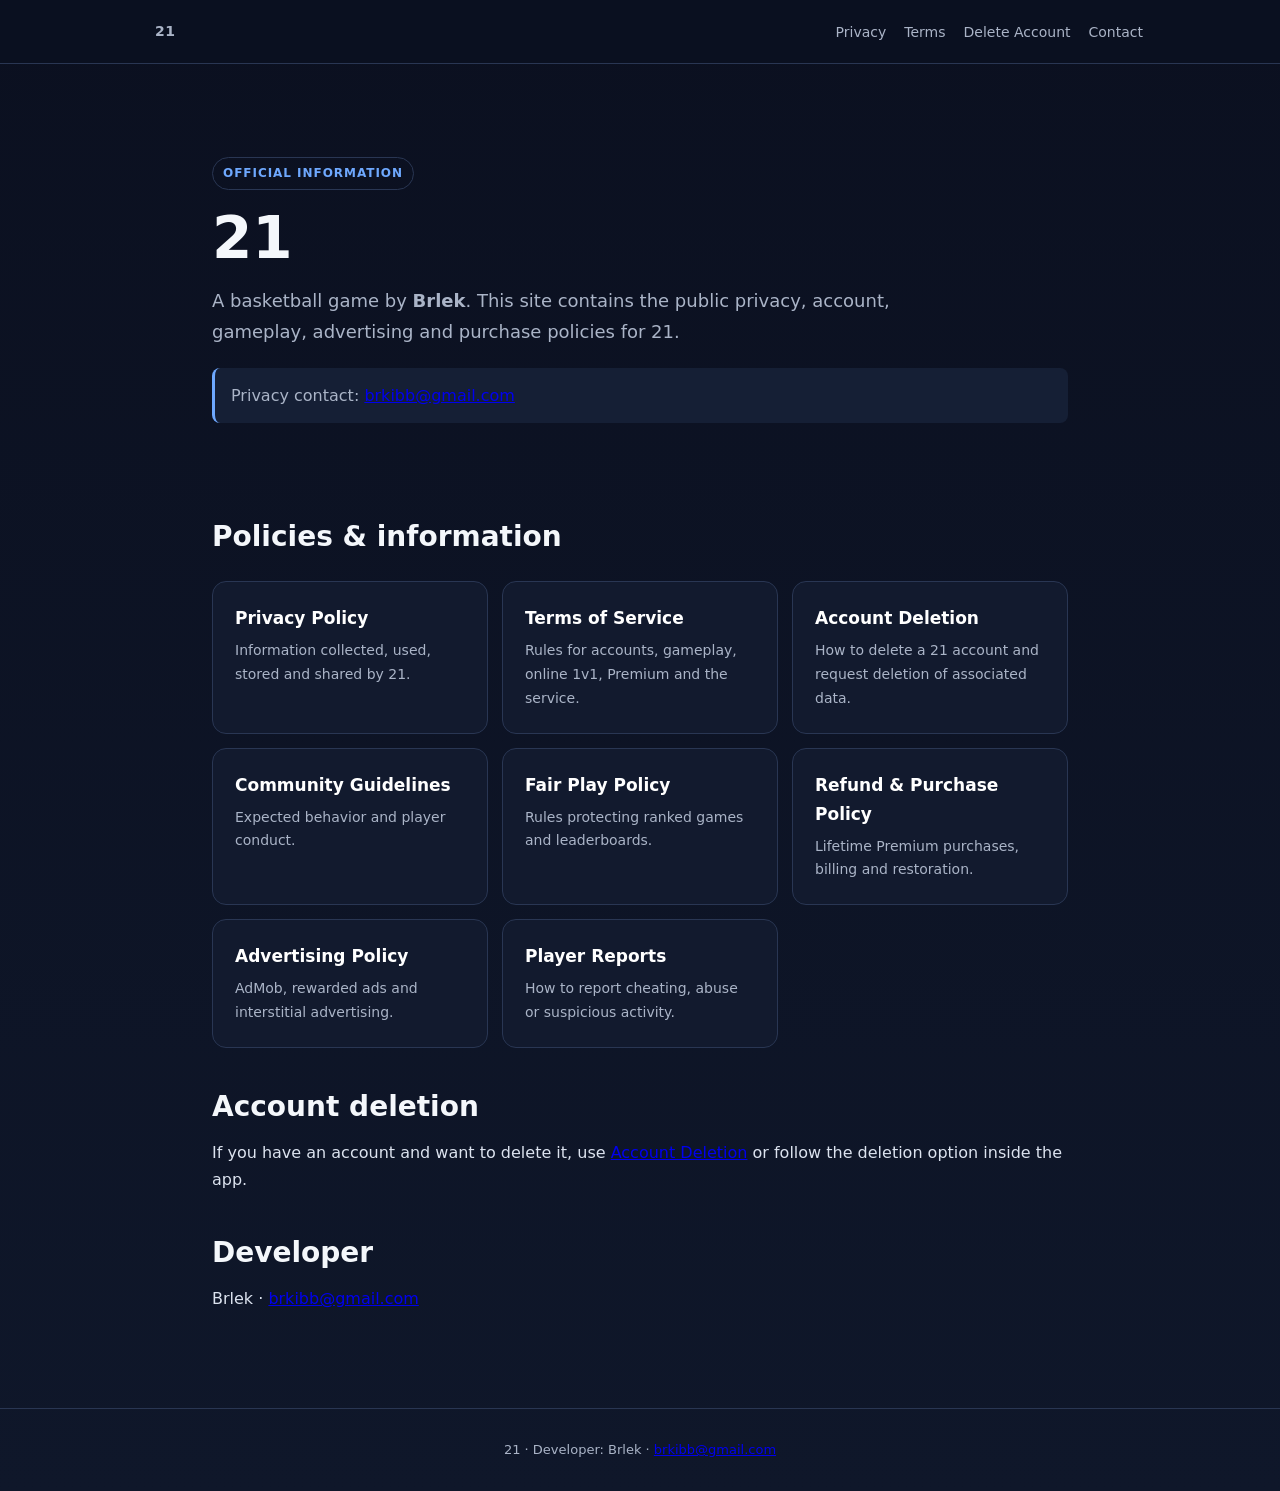
<file: index.html>
<!doctype html>
<html lang="en">
<head>
<meta charset="utf-8">
<meta name="viewport" content="width=device-width,initial-scale=1">
<meta name="description" content="21 — basketball game policies, privacy and account information.">
<title>Official Information — 21</title>
<link rel="stylesheet" href="style.css">
</head>
<body>
<header><div class="nav">
<a class="brand" href="index.html">21</a>
<nav><a href="privacy-policy.html">Privacy</a><a href="terms.html">Terms</a><a href="account-deletion.html">Delete Account</a><a href="contact.html">Contact</a></nav>
</div></header>
<main><section class="hero">
<span class="badge">Official information</span>
<h1>21</h1>
<p>A basketball game by <strong>Brlek</strong>. This site contains the public privacy, account, gameplay, advertising and purchase policies for 21.</p>
<div class="notice">Privacy contact: <a href="mailto:brkibb@gmail.com">brkibb@gmail.com</a></div>
</section>
<section>
<h2>Policies &amp; information</h2>
<div class="grid"><a class="card" href="privacy-policy.html"><strong>Privacy Policy</strong><span>Information collected, used, stored and shared by 21.</span></a><a class="card" href="terms.html"><strong>Terms of Service</strong><span>Rules for accounts, gameplay, online 1v1, Premium and the service.</span></a><a class="card" href="account-deletion.html"><strong>Account Deletion</strong><span>How to delete a 21 account and request deletion of associated data.</span></a><a class="card" href="community-guidelines.html"><strong>Community Guidelines</strong><span>Expected behavior and player conduct.</span></a><a class="card" href="fair-play.html"><strong>Fair Play Policy</strong><span>Rules protecting ranked games and leaderboards.</span></a><a class="card" href="refund-policy.html"><strong>Refund &amp; Purchase Policy</strong><span>Lifetime Premium purchases, billing and restoration.</span></a><a class="card" href="advertising.html"><strong>Advertising Policy</strong><span>AdMob, rewarded ads and interstitial advertising.</span></a><a class="card" href="player-report.html"><strong>Player Reports</strong><span>How to report cheating, abuse or suspicious activity.</span></a></div>
</section>
<section>
<h2>Account deletion</h2>
<p>If you have an account and want to delete it, use <a href="account-deletion.html">Account Deletion</a> or follow the deletion option inside the app.</p>
</section>
<section>
<h2>Developer</h2>
<p>Brlek · <a href="mailto:brkibb@gmail.com">brkibb@gmail.com</a></p>
</section></main>
<footer>21 · Developer: Brlek · <a href="mailto:brkibb@gmail.com">brkibb@gmail.com</a></footer>
</body></html>
</file>
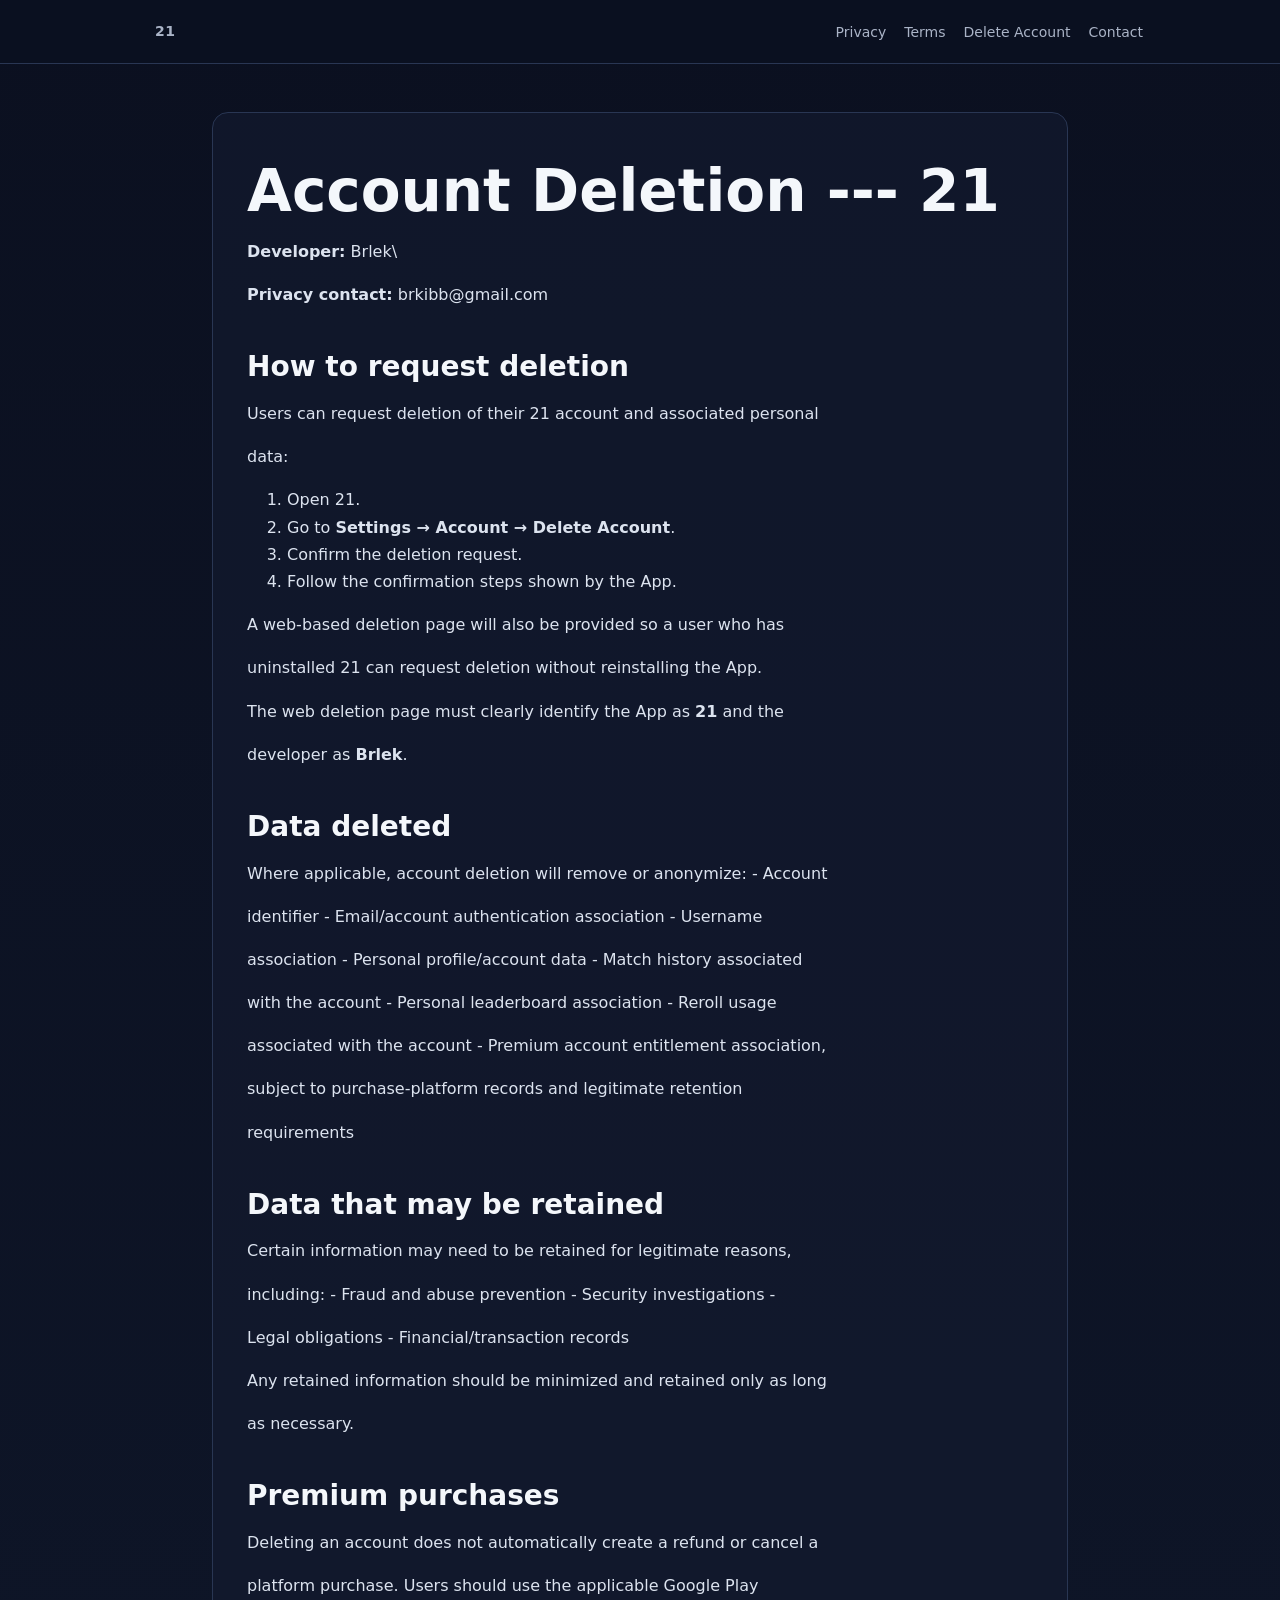
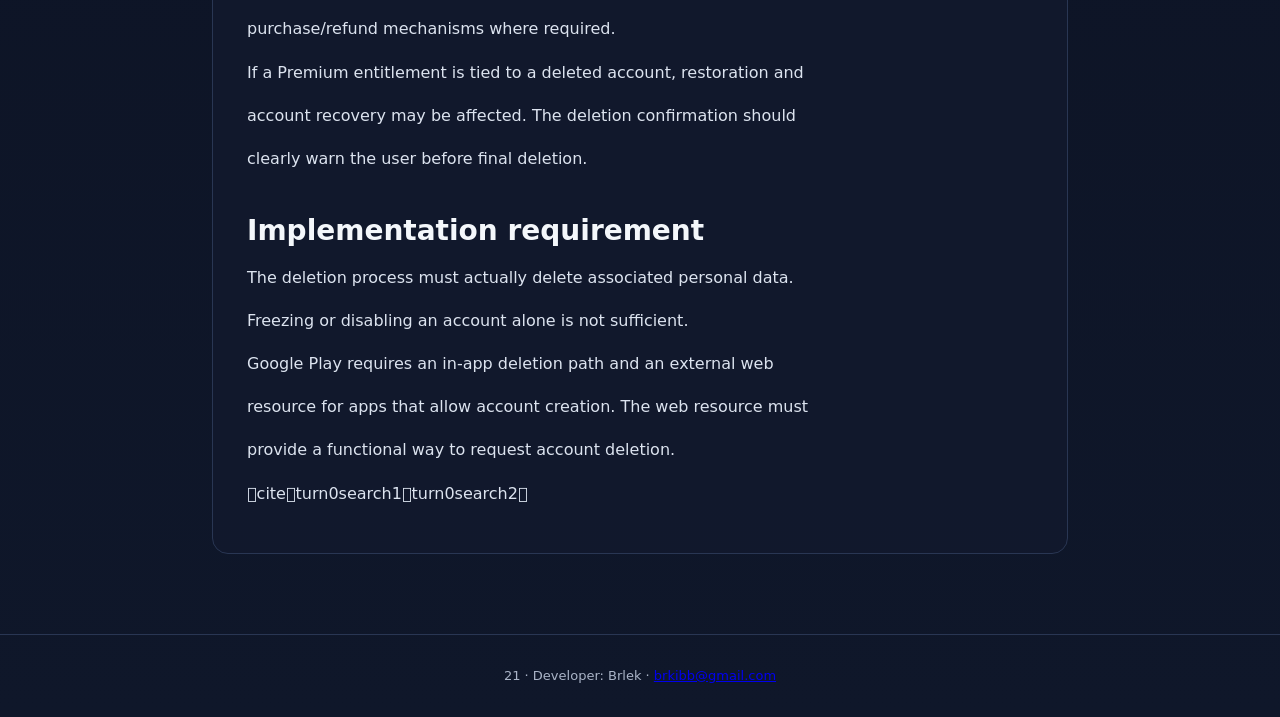
<file: account-deletion.html>
<!doctype html>
<html lang="en">
<head>
<meta charset="utf-8">
<meta name="viewport" content="width=device-width,initial-scale=1">
<meta name="description" content="21 — basketball game policies, privacy and account information.">
<title>Account Deletion — 21</title>
<link rel="stylesheet" href="style.css">
</head>
<body>
<header><div class="nav">
<a class="brand" href="index.html">21</a>
<nav><a href="privacy-policy.html">Privacy</a><a href="terms.html">Terms</a><a href="account-deletion.html">Delete Account</a><a href="contact.html">Contact</a></nav>
</div></header>
<main><article><h1>Account Deletion --- 21</h1>
<p><strong>Developer:</strong> Brlek\</p>
<p><strong>Privacy contact:</strong> brkibb@gmail.com</p>
<h2>How to request deletion</h2>
<p>Users can request deletion of their 21 account and associated personal</p>
<p>data:</p>
<ol>
<li> Open 21.</li>
<li> Go to <strong>Settings → Account → Delete Account</strong>.</li>
<li> Confirm the deletion request.</li>
<li> Follow the confirmation steps shown by the App.</li>
</ol>
<p>A web-based deletion page will also be provided so a user who has</p>
<p>uninstalled 21 can request deletion without reinstalling the App.</p>
<p>The web deletion page must clearly identify the App as <strong>21</strong> and the</p>
<p>developer as <strong>Brlek</strong>.</p>
<h2>Data deleted</h2>
<p>Where applicable, account deletion will remove or anonymize: - Account</p>
<p>identifier - Email/account authentication association - Username</p>
<p>association - Personal profile/account data - Match history associated</p>
<p>with the account - Personal leaderboard association - Reroll usage</p>
<p>associated with the account - Premium account entitlement association,</p>
<p>subject to purchase-platform records and legitimate retention</p>
<p>requirements</p>
<h2>Data that may be retained</h2>
<p>Certain information may need to be retained for legitimate reasons,</p>
<p>including: - Fraud and abuse prevention - Security investigations -</p>
<p>Legal obligations - Financial/transaction records</p>
<p>Any retained information should be minimized and retained only as long</p>
<p>as necessary.</p>
<h2>Premium purchases</h2>
<p>Deleting an account does not automatically create a refund or cancel a</p>
<p>platform purchase. Users should use the applicable Google Play</p>
<p>purchase/refund mechanisms where required.</p>
<p>If a Premium entitlement is tied to a deleted account, restoration and</p>
<p>account recovery may be affected. The deletion confirmation should</p>
<p>clearly warn the user before final deletion.</p>
<h2>Implementation requirement</h2>
<p>The deletion process must actually delete associated personal data.</p>
<p>Freezing or disabling an account alone is not sufficient.</p>
<p>Google Play requires an in-app deletion path and an external web</p>
<p>resource for apps that allow account creation. The web resource must</p>
<p>provide a functional way to request account deletion.</p>
<p>citeturn0search1turn0search2</p></article></main>
<footer>21 · Developer: Brlek · <a href="mailto:brkibb@gmail.com">brkibb@gmail.com</a></footer>
</body></html>
</file>
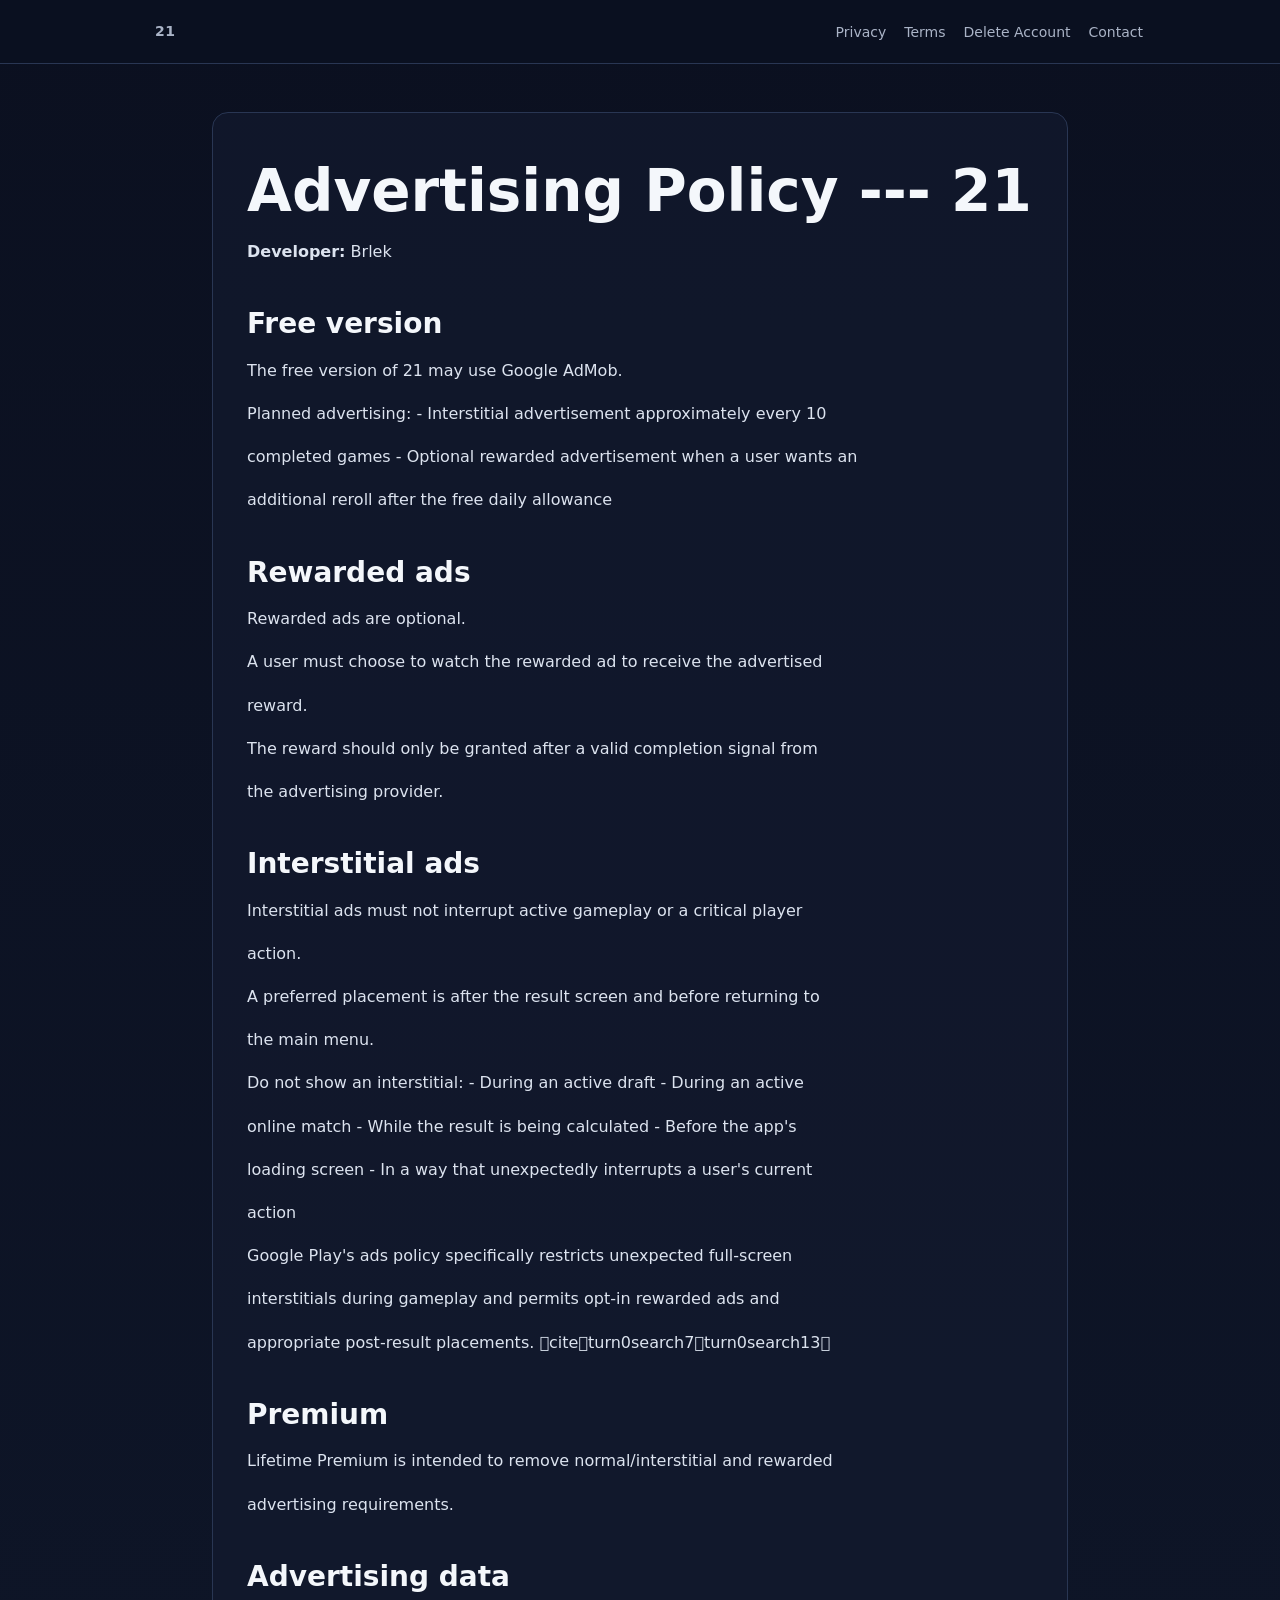
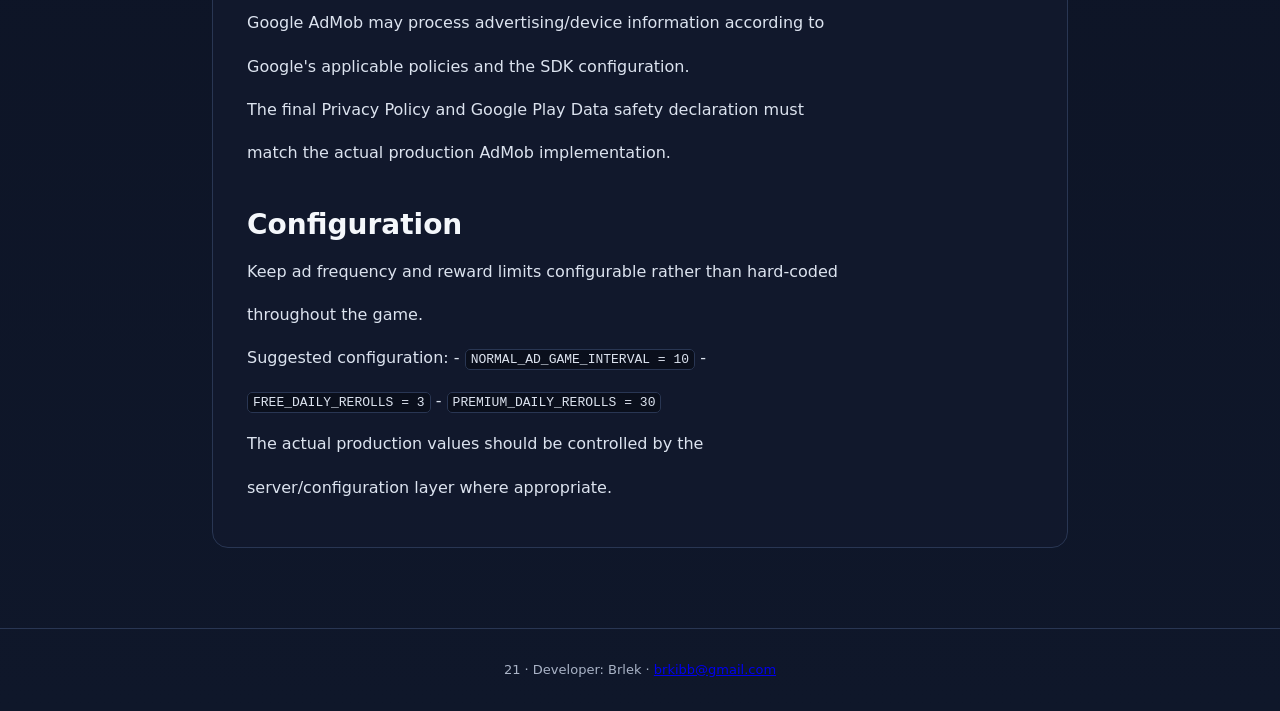
<file: advertising.html>
<!doctype html>
<html lang="en">
<head>
<meta charset="utf-8">
<meta name="viewport" content="width=device-width,initial-scale=1">
<meta name="description" content="21 — basketball game policies, privacy and account information.">
<title>Advertising Policy — 21</title>
<link rel="stylesheet" href="style.css">
</head>
<body>
<header><div class="nav">
<a class="brand" href="index.html">21</a>
<nav><a href="privacy-policy.html">Privacy</a><a href="terms.html">Terms</a><a href="account-deletion.html">Delete Account</a><a href="contact.html">Contact</a></nav>
</div></header>
<main><article><h1>Advertising Policy --- 21</h1>
<p><strong>Developer:</strong> Brlek</p>
<h2>Free version</h2>
<p>The free version of 21 may use Google AdMob.</p>
<p>Planned advertising: - Interstitial advertisement approximately every 10</p>
<p>completed games - Optional rewarded advertisement when a user wants an</p>
<p>additional reroll after the free daily allowance</p>
<h2>Rewarded ads</h2>
<p>Rewarded ads are optional.</p>
<p>A user must choose to watch the rewarded ad to receive the advertised</p>
<p>reward.</p>
<p>The reward should only be granted after a valid completion signal from</p>
<p>the advertising provider.</p>
<h2>Interstitial ads</h2>
<p>Interstitial ads must not interrupt active gameplay or a critical player</p>
<p>action.</p>
<p>A preferred placement is after the result screen and before returning to</p>
<p>the main menu.</p>
<p>Do not show an interstitial: - During an active draft - During an active</p>
<p>online match - While the result is being calculated - Before the app's</p>
<p>loading screen - In a way that unexpectedly interrupts a user's current</p>
<p>action</p>
<p>Google Play's ads policy specifically restricts unexpected full-screen</p>
<p>interstitials during gameplay and permits opt-in rewarded ads and</p>
<p>appropriate post-result placements. citeturn0search7turn0search13</p>
<h2>Premium</h2>
<p>Lifetime Premium is intended to remove normal/interstitial and rewarded</p>
<p>advertising requirements.</p>
<h2>Advertising data</h2>
<p>Google AdMob may process advertising/device information according to</p>
<p>Google's applicable policies and the SDK configuration.</p>
<p>The final Privacy Policy and Google Play Data safety declaration must</p>
<p>match the actual production AdMob implementation.</p>
<h2>Configuration</h2>
<p>Keep ad frequency and reward limits configurable rather than hard-coded</p>
<p>throughout the game.</p>
<p>Suggested configuration: - <code>NORMAL_AD_GAME_INTERVAL = 10</code> -</p>
<p><code>FREE_DAILY_REROLLS = 3</code> - <code>PREMIUM_DAILY_REROLLS = 30</code></p>
<p>The actual production values should be controlled by the</p>
<p>server/configuration layer where appropriate.</p></article></main>
<footer>21 · Developer: Brlek · <a href="mailto:brkibb@gmail.com">brkibb@gmail.com</a></footer>
</body></html>
</file>
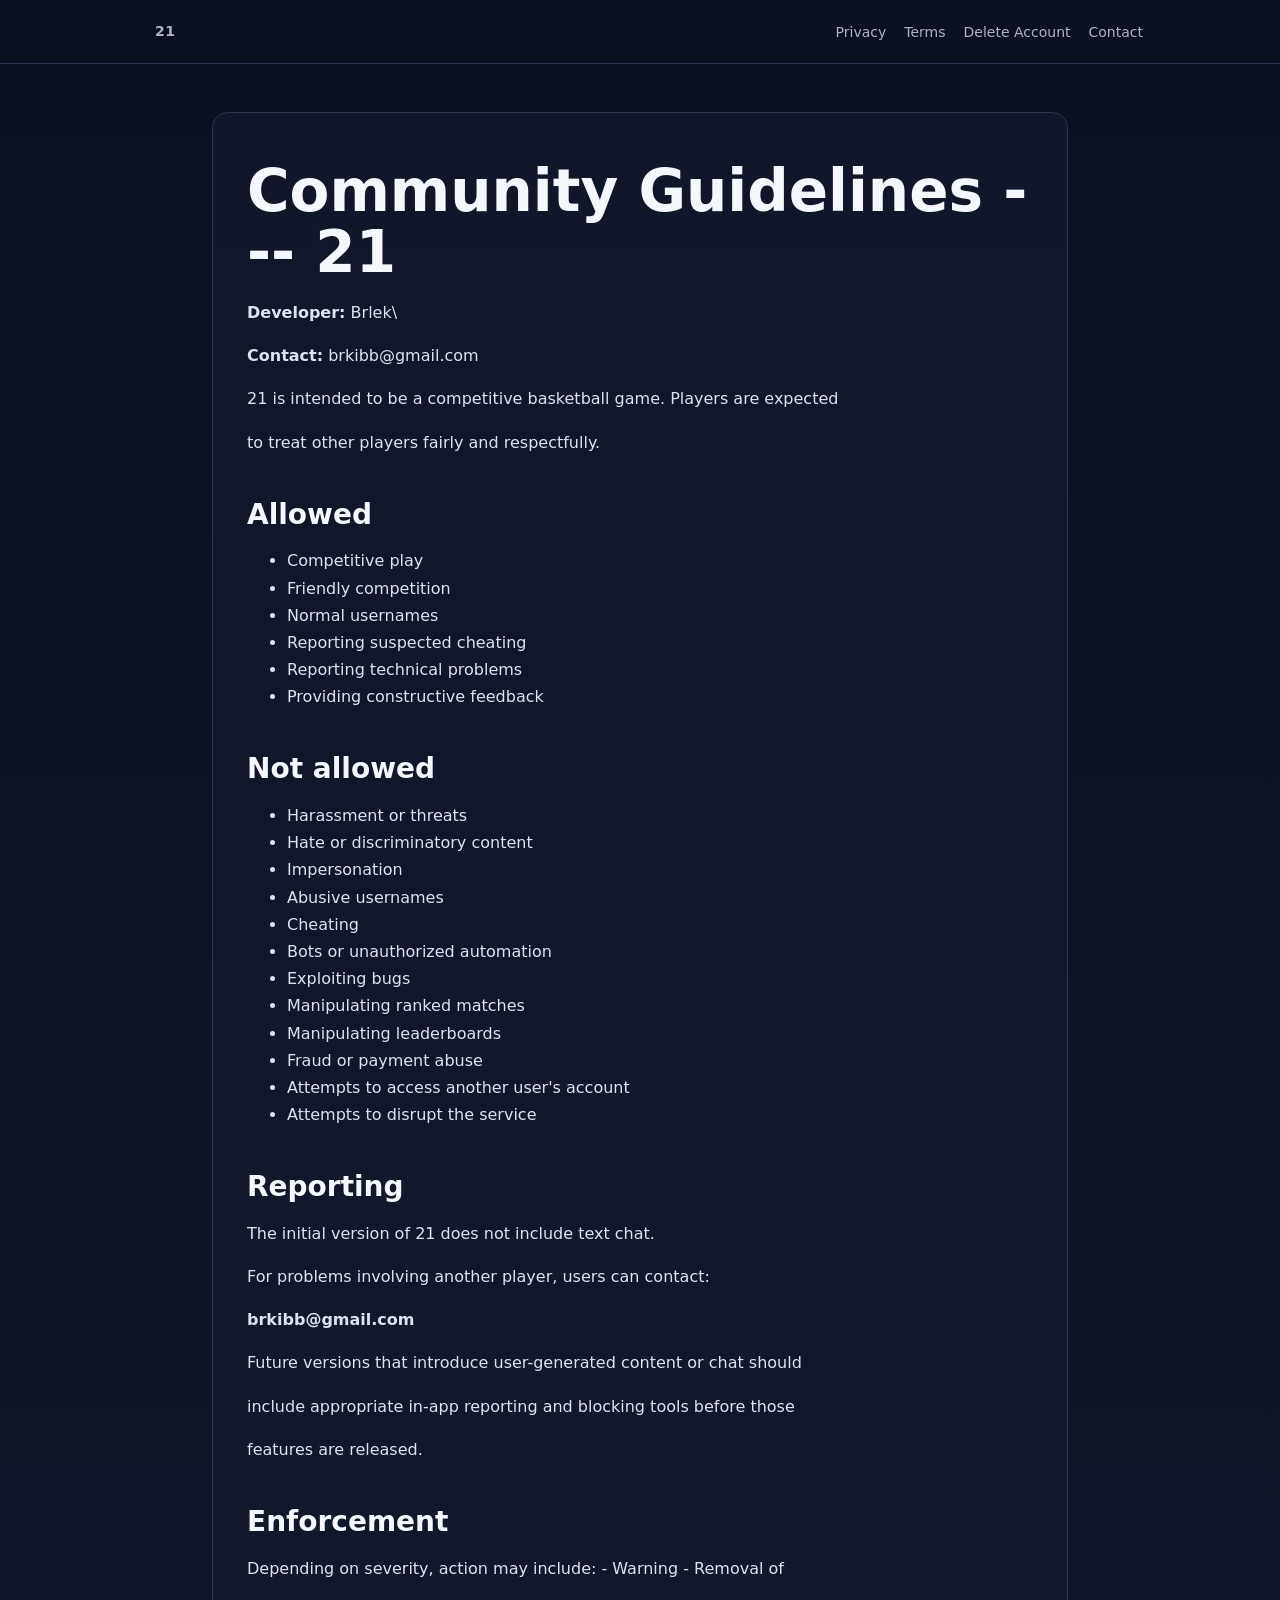
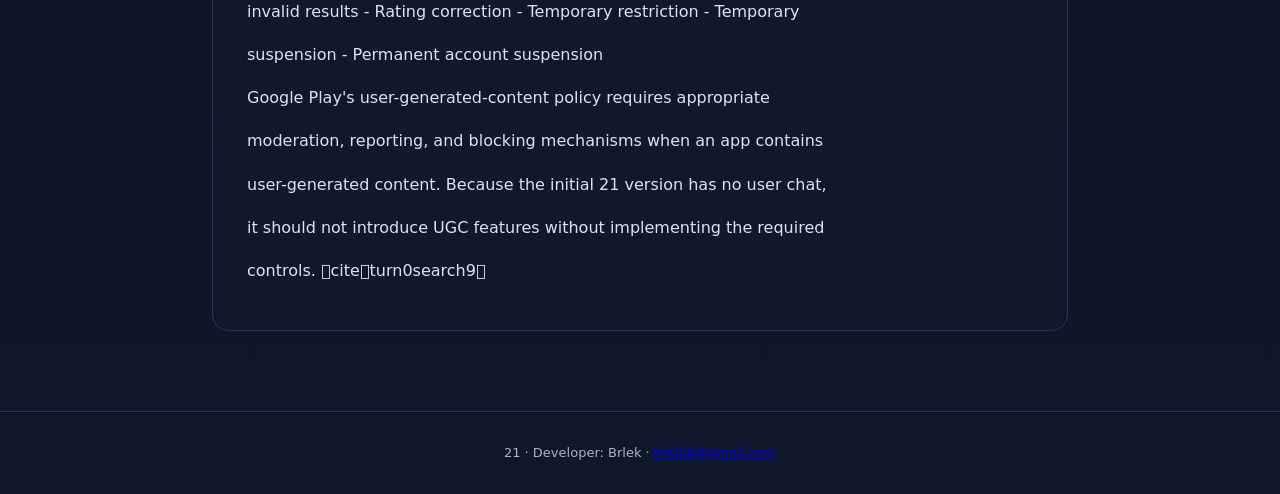
<file: community-guidelines.html>
<!doctype html>
<html lang="en">
<head>
<meta charset="utf-8">
<meta name="viewport" content="width=device-width,initial-scale=1">
<meta name="description" content="21 — basketball game policies, privacy and account information.">
<title>Community Guidelines — 21</title>
<link rel="stylesheet" href="style.css">
</head>
<body>
<header><div class="nav">
<a class="brand" href="index.html">21</a>
<nav><a href="privacy-policy.html">Privacy</a><a href="terms.html">Terms</a><a href="account-deletion.html">Delete Account</a><a href="contact.html">Contact</a></nav>
</div></header>
<main><article><h1>Community Guidelines --- 21</h1>
<p><strong>Developer:</strong> Brlek\</p>
<p><strong>Contact:</strong> brkibb@gmail.com</p>
<p>21 is intended to be a competitive basketball game. Players are expected</p>
<p>to treat other players fairly and respectfully.</p>
<h2>Allowed</h2>
<ul>
<li>  Competitive play</li>
<li>  Friendly competition</li>
<li>  Normal usernames</li>
<li>  Reporting suspected cheating</li>
<li>  Reporting technical problems</li>
<li>  Providing constructive feedback</li>
</ul>
<h2>Not allowed</h2>
<ul>
<li>  Harassment or threats</li>
<li>  Hate or discriminatory content</li>
<li>  Impersonation</li>
<li>  Abusive usernames</li>
<li>  Cheating</li>
<li>  Bots or unauthorized automation</li>
<li>  Exploiting bugs</li>
<li>  Manipulating ranked matches</li>
<li>  Manipulating leaderboards</li>
<li>  Fraud or payment abuse</li>
<li>  Attempts to access another user's account</li>
<li>  Attempts to disrupt the service</li>
</ul>
<h2>Reporting</h2>
<p>The initial version of 21 does not include text chat.</p>
<p>For problems involving another player, users can contact:</p>
<p><strong>brkibb@gmail.com</strong></p>
<p>Future versions that introduce user-generated content or chat should</p>
<p>include appropriate in-app reporting and blocking tools before those</p>
<p>features are released.</p>
<h2>Enforcement</h2>
<p>Depending on severity, action may include: - Warning - Removal of</p>
<p>invalid results - Rating correction - Temporary restriction - Temporary</p>
<p>suspension - Permanent account suspension</p>
<p>Google Play's user-generated-content policy requires appropriate</p>
<p>moderation, reporting, and blocking mechanisms when an app contains</p>
<p>user-generated content. Because the initial 21 version has no user chat,</p>
<p>it should not introduce UGC features without implementing the required</p>
<p>controls. citeturn0search9</p></article></main>
<footer>21 · Developer: Brlek · <a href="mailto:brkibb@gmail.com">brkibb@gmail.com</a></footer>
</body></html>
</file>
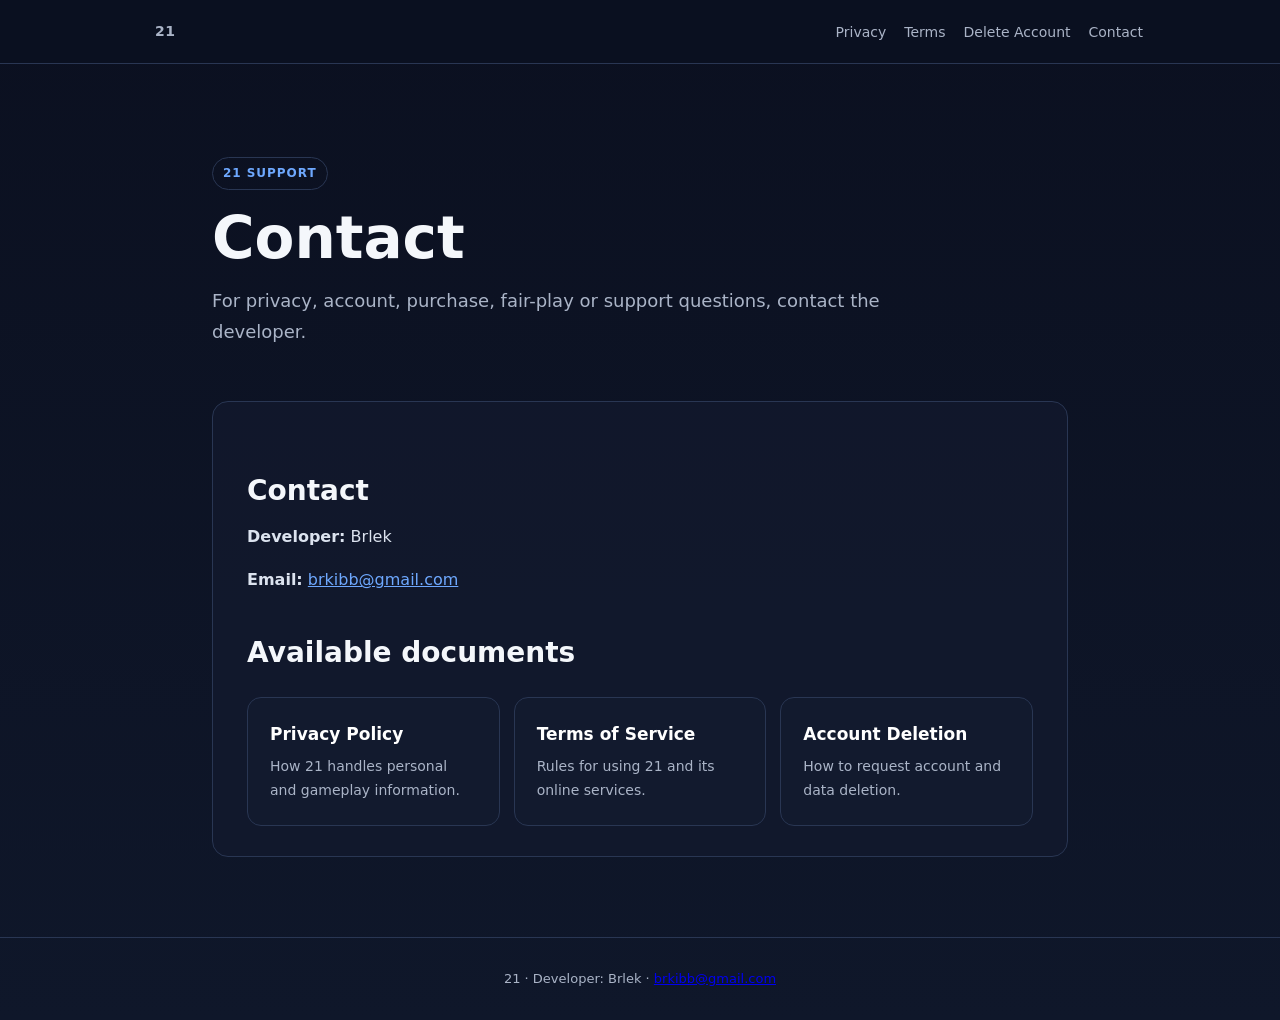
<file: contact.html>
<!doctype html>
<html lang="en">
<head>
<meta charset="utf-8">
<meta name="viewport" content="width=device-width,initial-scale=1">
<meta name="description" content="21 — basketball game policies, privacy and account information.">
<title>Contact — 21</title>
<link rel="stylesheet" href="style.css">
</head>
<body>
<header><div class="nav">
<a class="brand" href="index.html">21</a>
<nav><a href="privacy-policy.html">Privacy</a><a href="terms.html">Terms</a><a href="account-deletion.html">Delete Account</a><a href="contact.html">Contact</a></nav>
</div></header>
<main><section class="hero">
<span class="badge">21 Support</span>
<h1>Contact</h1>
<p>For privacy, account, purchase, fair-play or support questions, contact the developer.</p>
</section>
<article>
<h2>Contact</h2>
<p><strong>Developer:</strong> Brlek</p>
<p><strong>Email:</strong> <a href="mailto:brkibb@gmail.com">brkibb@gmail.com</a></p>
<h2>Available documents</h2>
<div class="grid">
<a class="card" href="privacy-policy.html"><strong>Privacy Policy</strong><span>How 21 handles personal and gameplay information.</span></a>
<a class="card" href="terms.html"><strong>Terms of Service</strong><span>Rules for using 21 and its online services.</span></a>
<a class="card" href="account-deletion.html"><strong>Account Deletion</strong><span>How to request account and data deletion.</span></a>
</div>
</article></main>
<footer>21 · Developer: Brlek · <a href="mailto:brkibb@gmail.com">brkibb@gmail.com</a></footer>
</body></html>
</file>
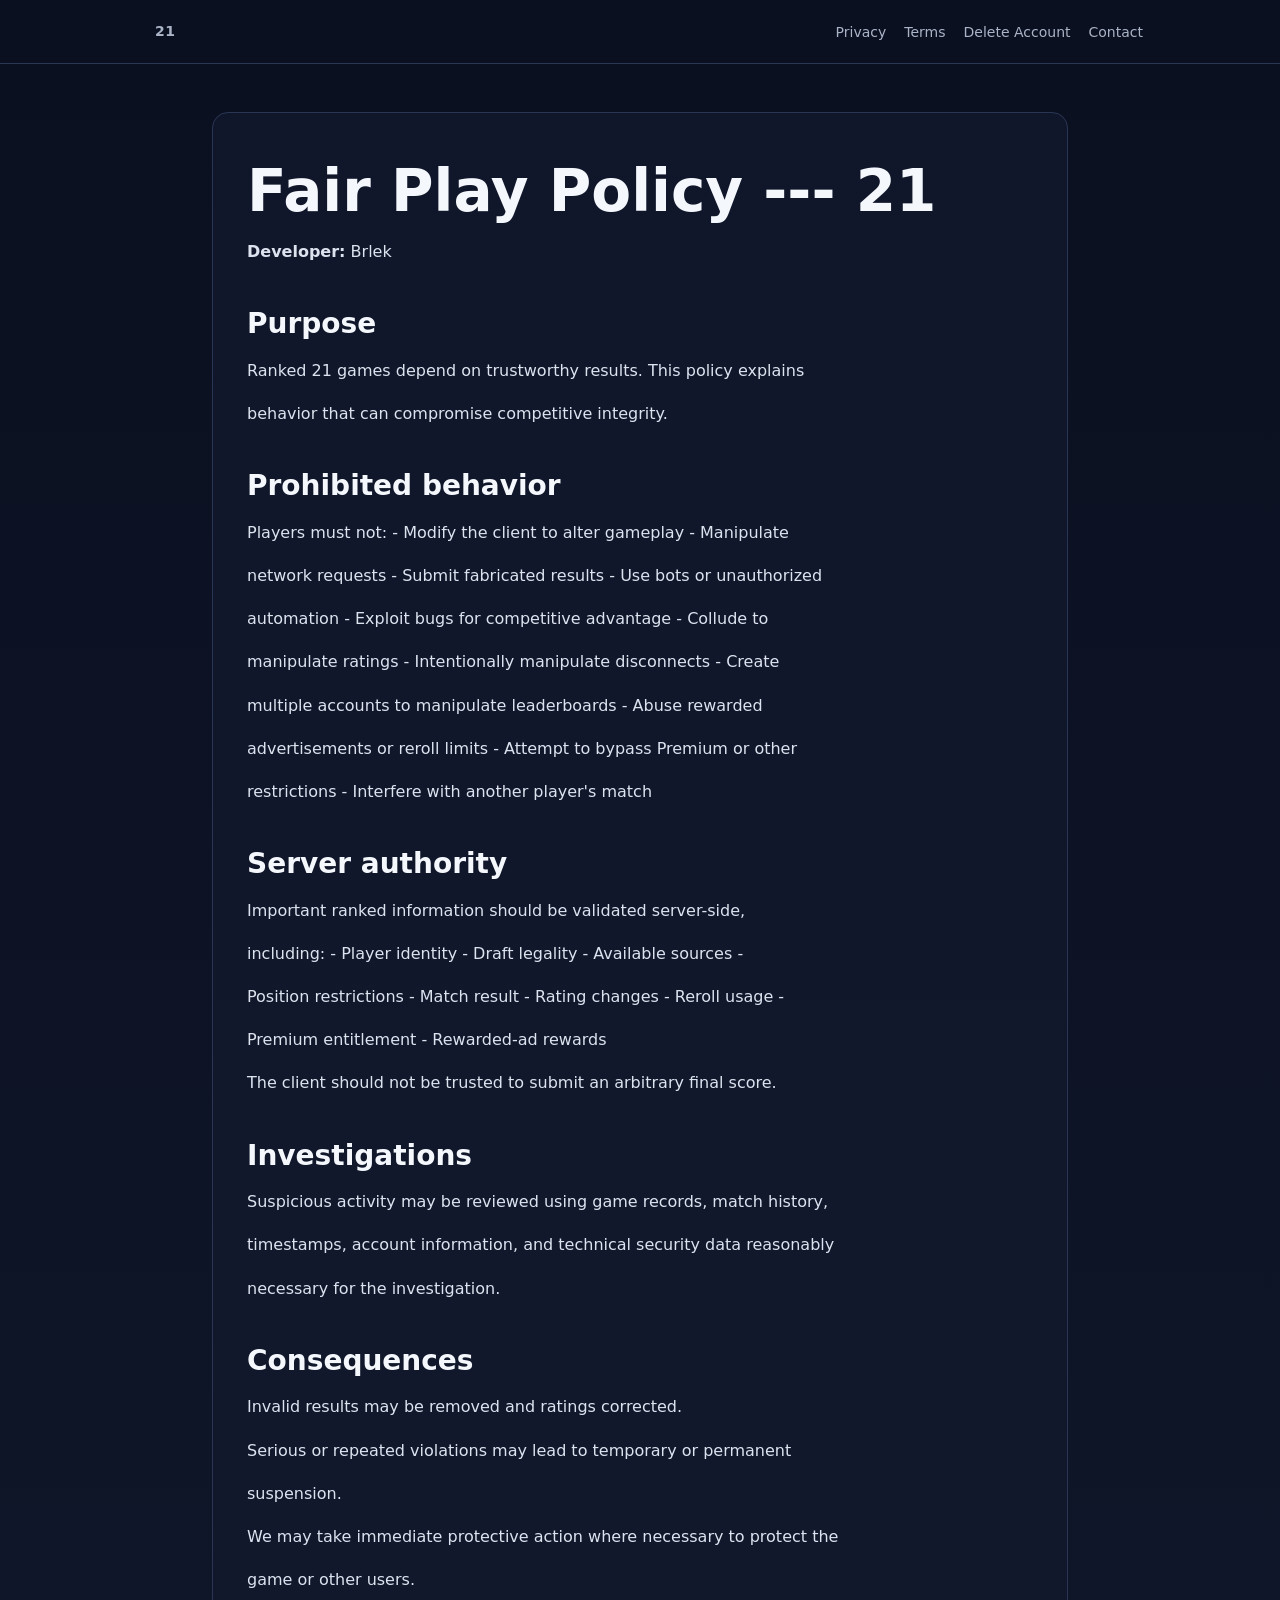
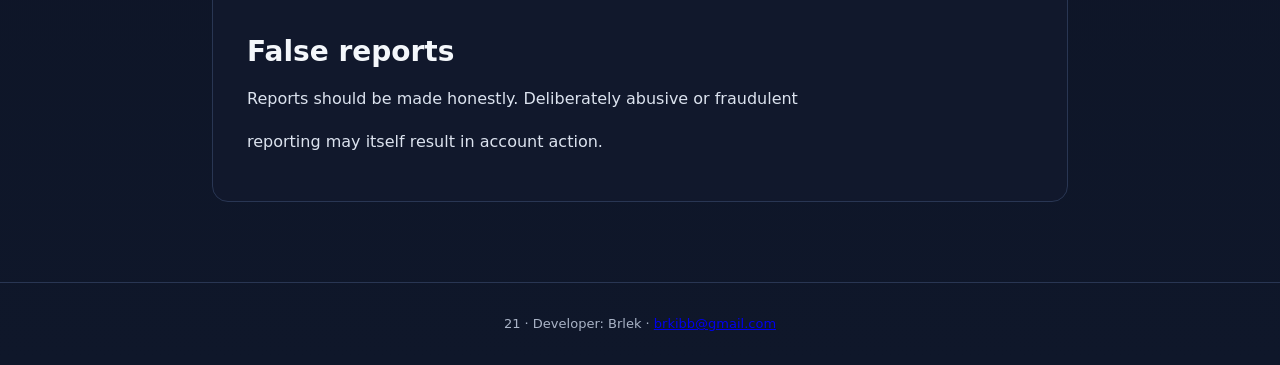
<file: fair-play.html>
<!doctype html>
<html lang="en">
<head>
<meta charset="utf-8">
<meta name="viewport" content="width=device-width,initial-scale=1">
<meta name="description" content="21 — basketball game policies, privacy and account information.">
<title>Fair Play Policy — 21</title>
<link rel="stylesheet" href="style.css">
</head>
<body>
<header><div class="nav">
<a class="brand" href="index.html">21</a>
<nav><a href="privacy-policy.html">Privacy</a><a href="terms.html">Terms</a><a href="account-deletion.html">Delete Account</a><a href="contact.html">Contact</a></nav>
</div></header>
<main><article><h1>Fair Play Policy --- 21</h1>
<p><strong>Developer:</strong> Brlek</p>
<h2>Purpose</h2>
<p>Ranked 21 games depend on trustworthy results. This policy explains</p>
<p>behavior that can compromise competitive integrity.</p>
<h2>Prohibited behavior</h2>
<p>Players must not: - Modify the client to alter gameplay - Manipulate</p>
<p>network requests - Submit fabricated results - Use bots or unauthorized</p>
<p>automation - Exploit bugs for competitive advantage - Collude to</p>
<p>manipulate ratings - Intentionally manipulate disconnects - Create</p>
<p>multiple accounts to manipulate leaderboards - Abuse rewarded</p>
<p>advertisements or reroll limits - Attempt to bypass Premium or other</p>
<p>restrictions - Interfere with another player's match</p>
<h2>Server authority</h2>
<p>Important ranked information should be validated server-side,</p>
<p>including: - Player identity - Draft legality - Available sources -</p>
<p>Position restrictions - Match result - Rating changes - Reroll usage -</p>
<p>Premium entitlement - Rewarded-ad rewards</p>
<p>The client should not be trusted to submit an arbitrary final score.</p>
<h2>Investigations</h2>
<p>Suspicious activity may be reviewed using game records, match history,</p>
<p>timestamps, account information, and technical security data reasonably</p>
<p>necessary for the investigation.</p>
<h2>Consequences</h2>
<p>Invalid results may be removed and ratings corrected.</p>
<p>Serious or repeated violations may lead to temporary or permanent</p>
<p>suspension.</p>
<p>We may take immediate protective action where necessary to protect the</p>
<p>game or other users.</p>
<h2>False reports</h2>
<p>Reports should be made honestly. Deliberately abusive or fraudulent</p>
<p>reporting may itself result in account action.</p></article></main>
<footer>21 · Developer: Brlek · <a href="mailto:brkibb@gmail.com">brkibb@gmail.com</a></footer>
</body></html>
</file>
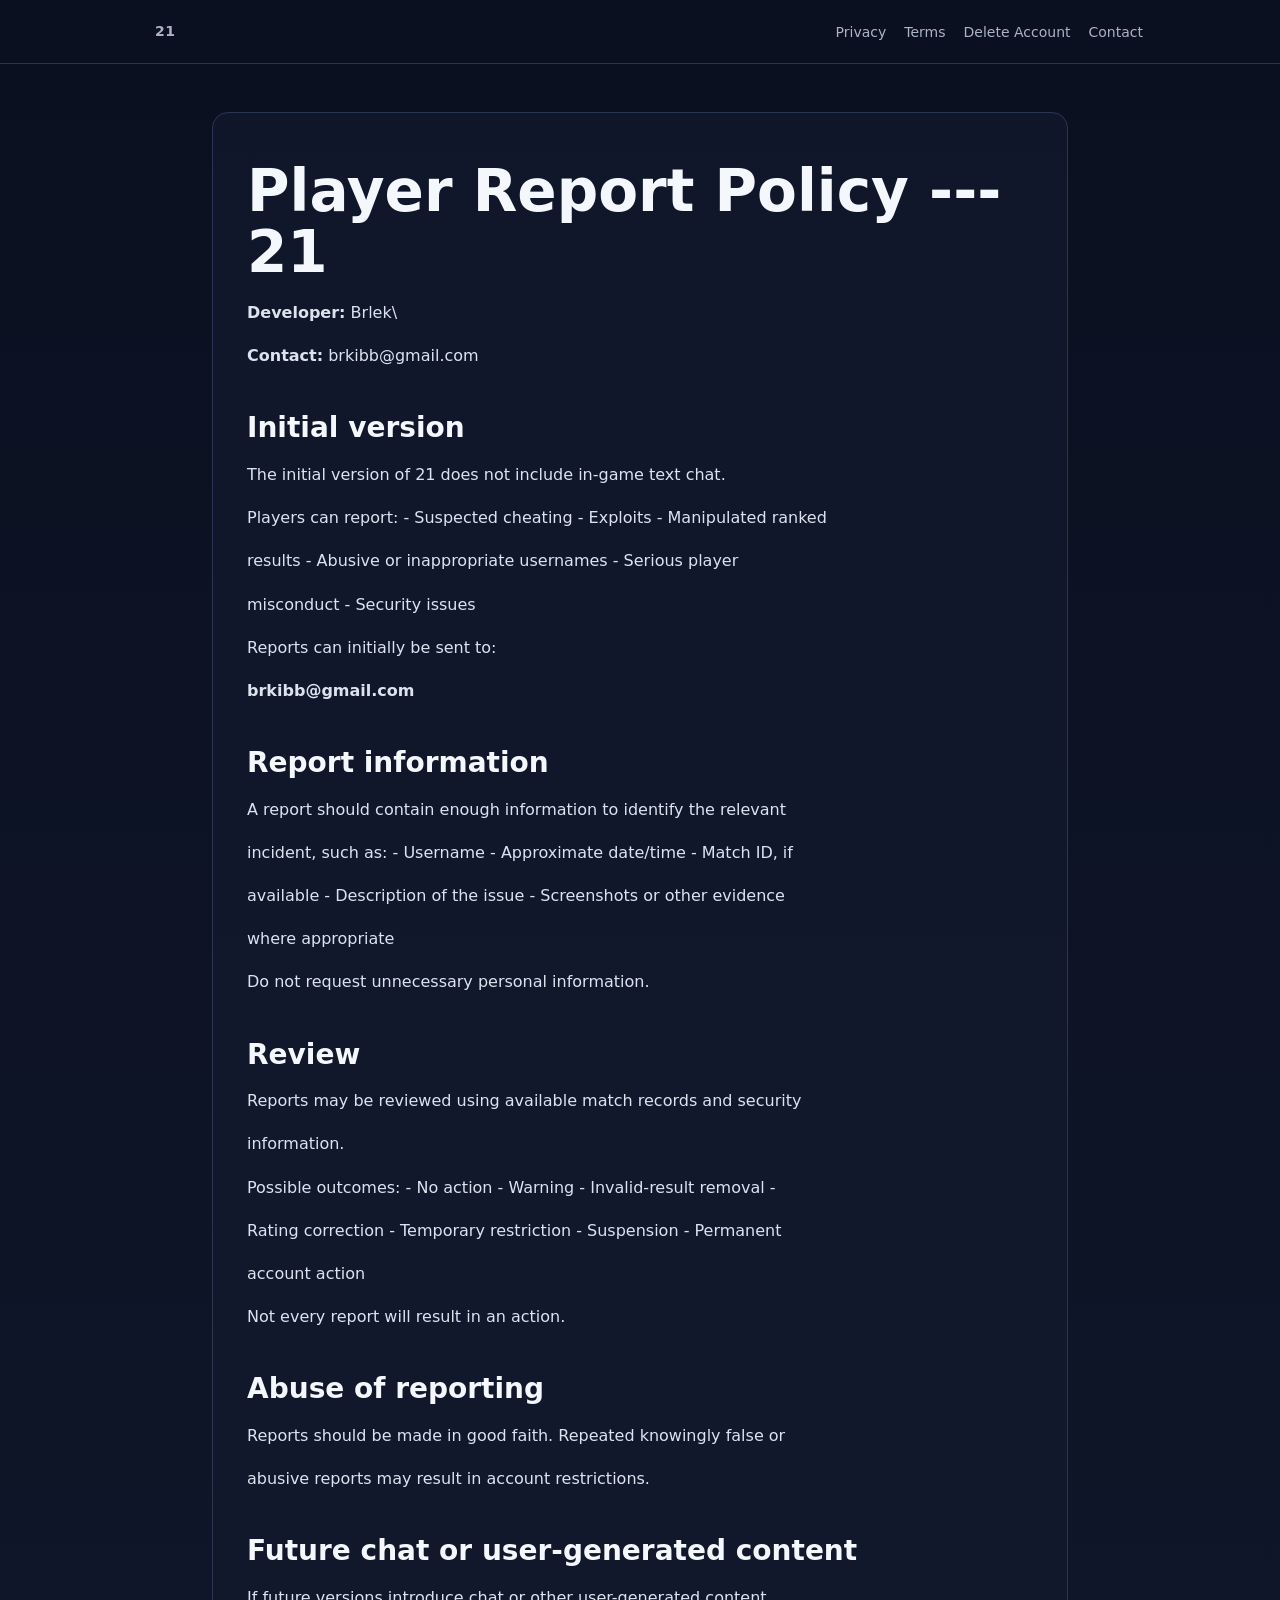
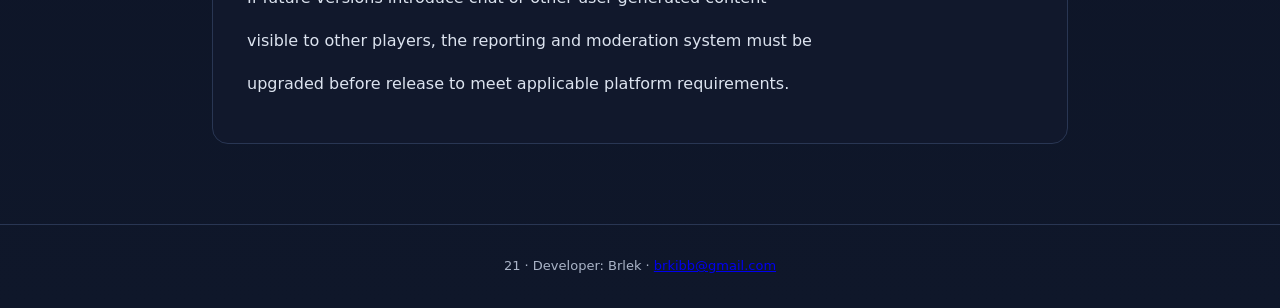
<file: player-report.html>
<!doctype html>
<html lang="en">
<head>
<meta charset="utf-8">
<meta name="viewport" content="width=device-width,initial-scale=1">
<meta name="description" content="21 — basketball game policies, privacy and account information.">
<title>Player Report Policy — 21</title>
<link rel="stylesheet" href="style.css">
</head>
<body>
<header><div class="nav">
<a class="brand" href="index.html">21</a>
<nav><a href="privacy-policy.html">Privacy</a><a href="terms.html">Terms</a><a href="account-deletion.html">Delete Account</a><a href="contact.html">Contact</a></nav>
</div></header>
<main><article><h1>Player Report Policy --- 21</h1>
<p><strong>Developer:</strong> Brlek\</p>
<p><strong>Contact:</strong> brkibb@gmail.com</p>
<h2>Initial version</h2>
<p>The initial version of 21 does not include in-game text chat.</p>
<p>Players can report: - Suspected cheating - Exploits - Manipulated ranked</p>
<p>results - Abusive or inappropriate usernames - Serious player</p>
<p>misconduct - Security issues</p>
<p>Reports can initially be sent to:</p>
<p><strong>brkibb@gmail.com</strong></p>
<h2>Report information</h2>
<p>A report should contain enough information to identify the relevant</p>
<p>incident, such as: - Username - Approximate date/time - Match ID, if</p>
<p>available - Description of the issue - Screenshots or other evidence</p>
<p>where appropriate</p>
<p>Do not request unnecessary personal information.</p>
<h2>Review</h2>
<p>Reports may be reviewed using available match records and security</p>
<p>information.</p>
<p>Possible outcomes: - No action - Warning - Invalid-result removal -</p>
<p>Rating correction - Temporary restriction - Suspension - Permanent</p>
<p>account action</p>
<p>Not every report will result in an action.</p>
<h2>Abuse of reporting</h2>
<p>Reports should be made in good faith. Repeated knowingly false or</p>
<p>abusive reports may result in account restrictions.</p>
<h2>Future chat or user-generated content</h2>
<p>If future versions introduce chat or other user-generated content</p>
<p>visible to other players, the reporting and moderation system must be</p>
<p>upgraded before release to meet applicable platform requirements.</p></article></main>
<footer>21 · Developer: Brlek · <a href="mailto:brkibb@gmail.com">brkibb@gmail.com</a></footer>
</body></html>
</file>
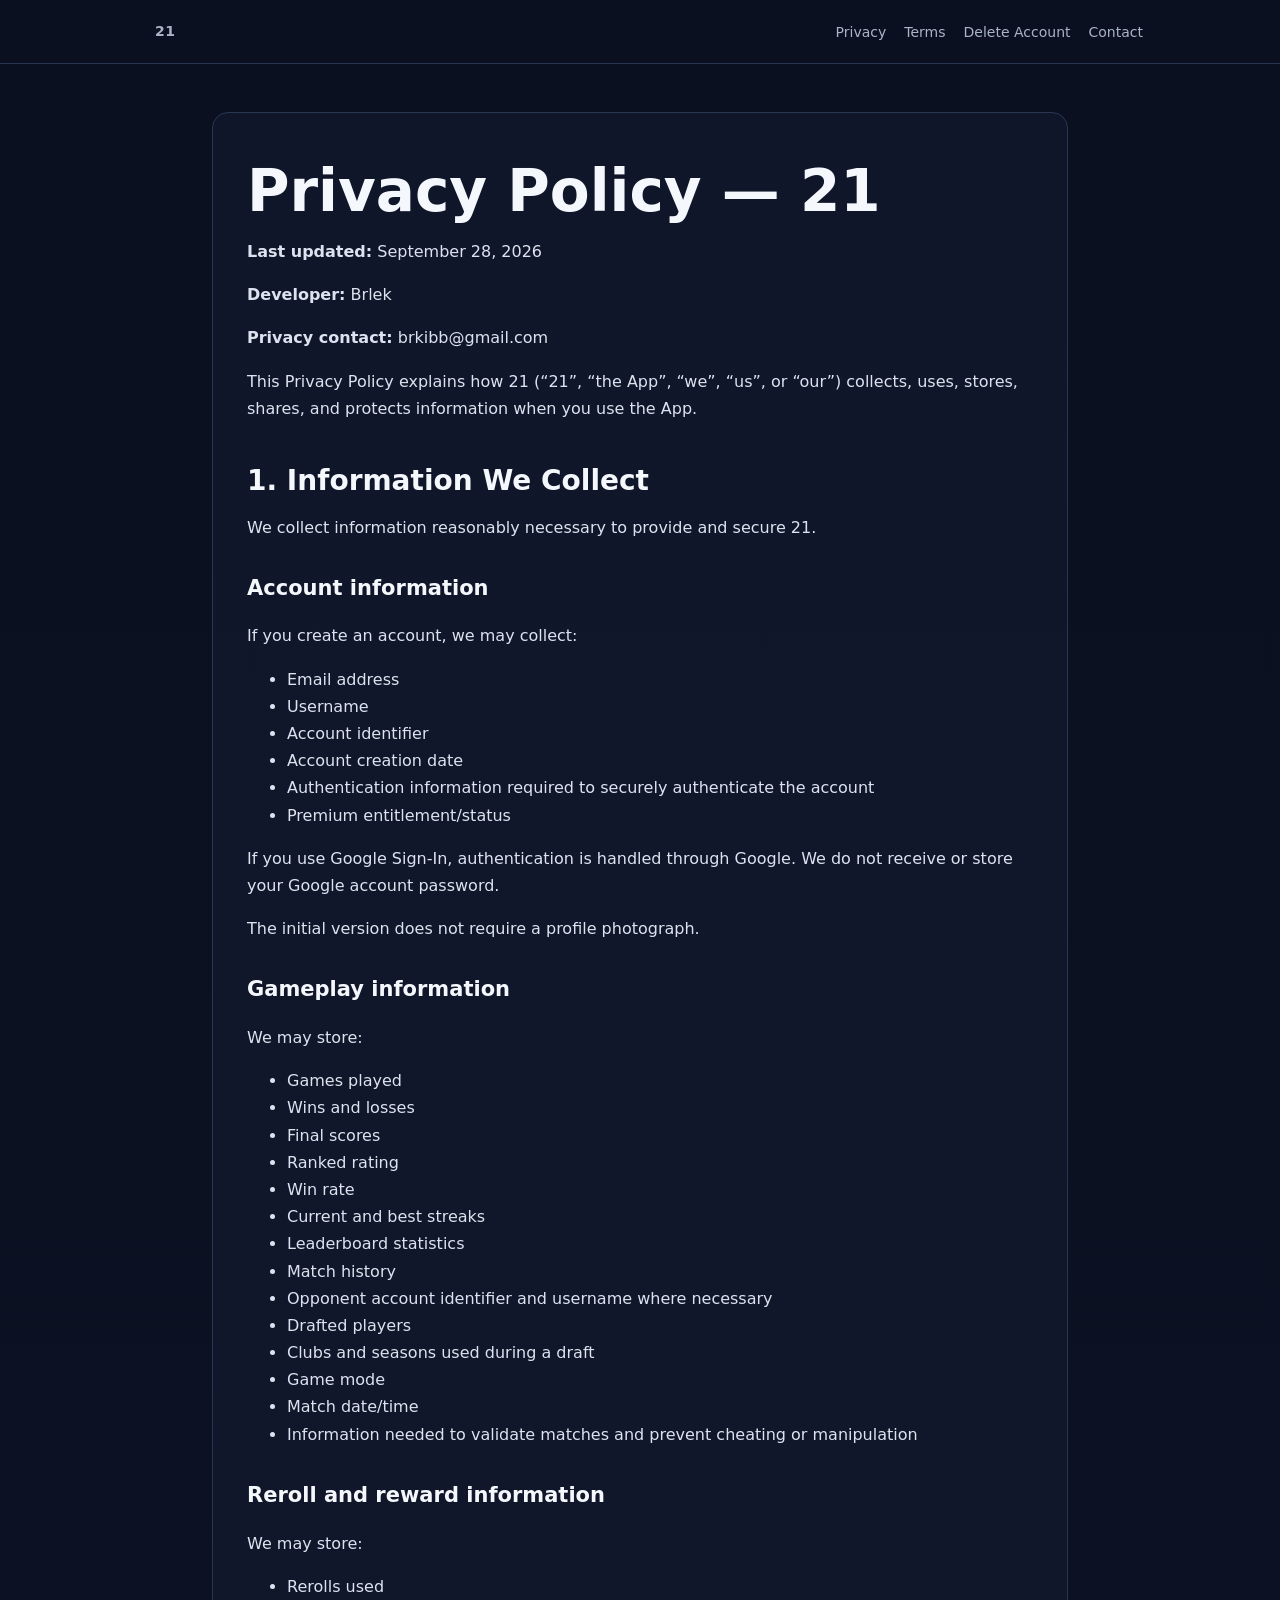
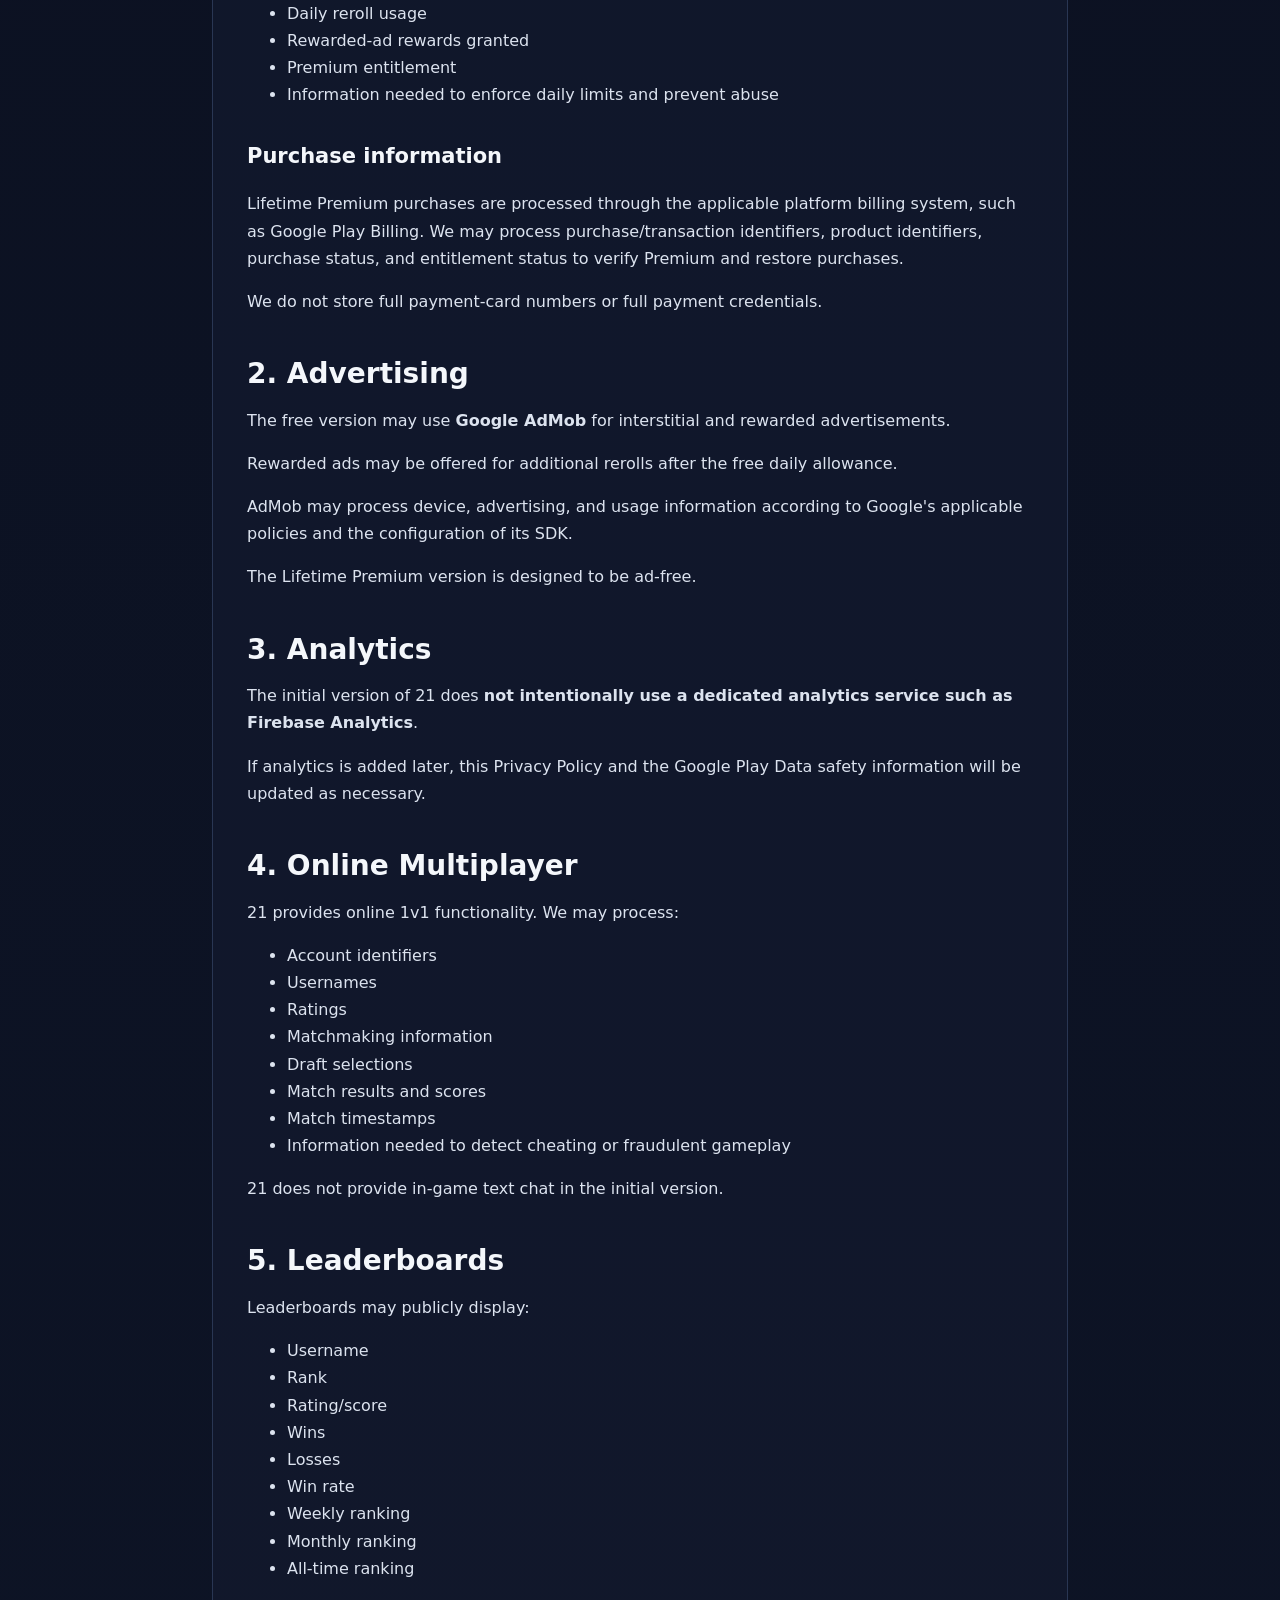
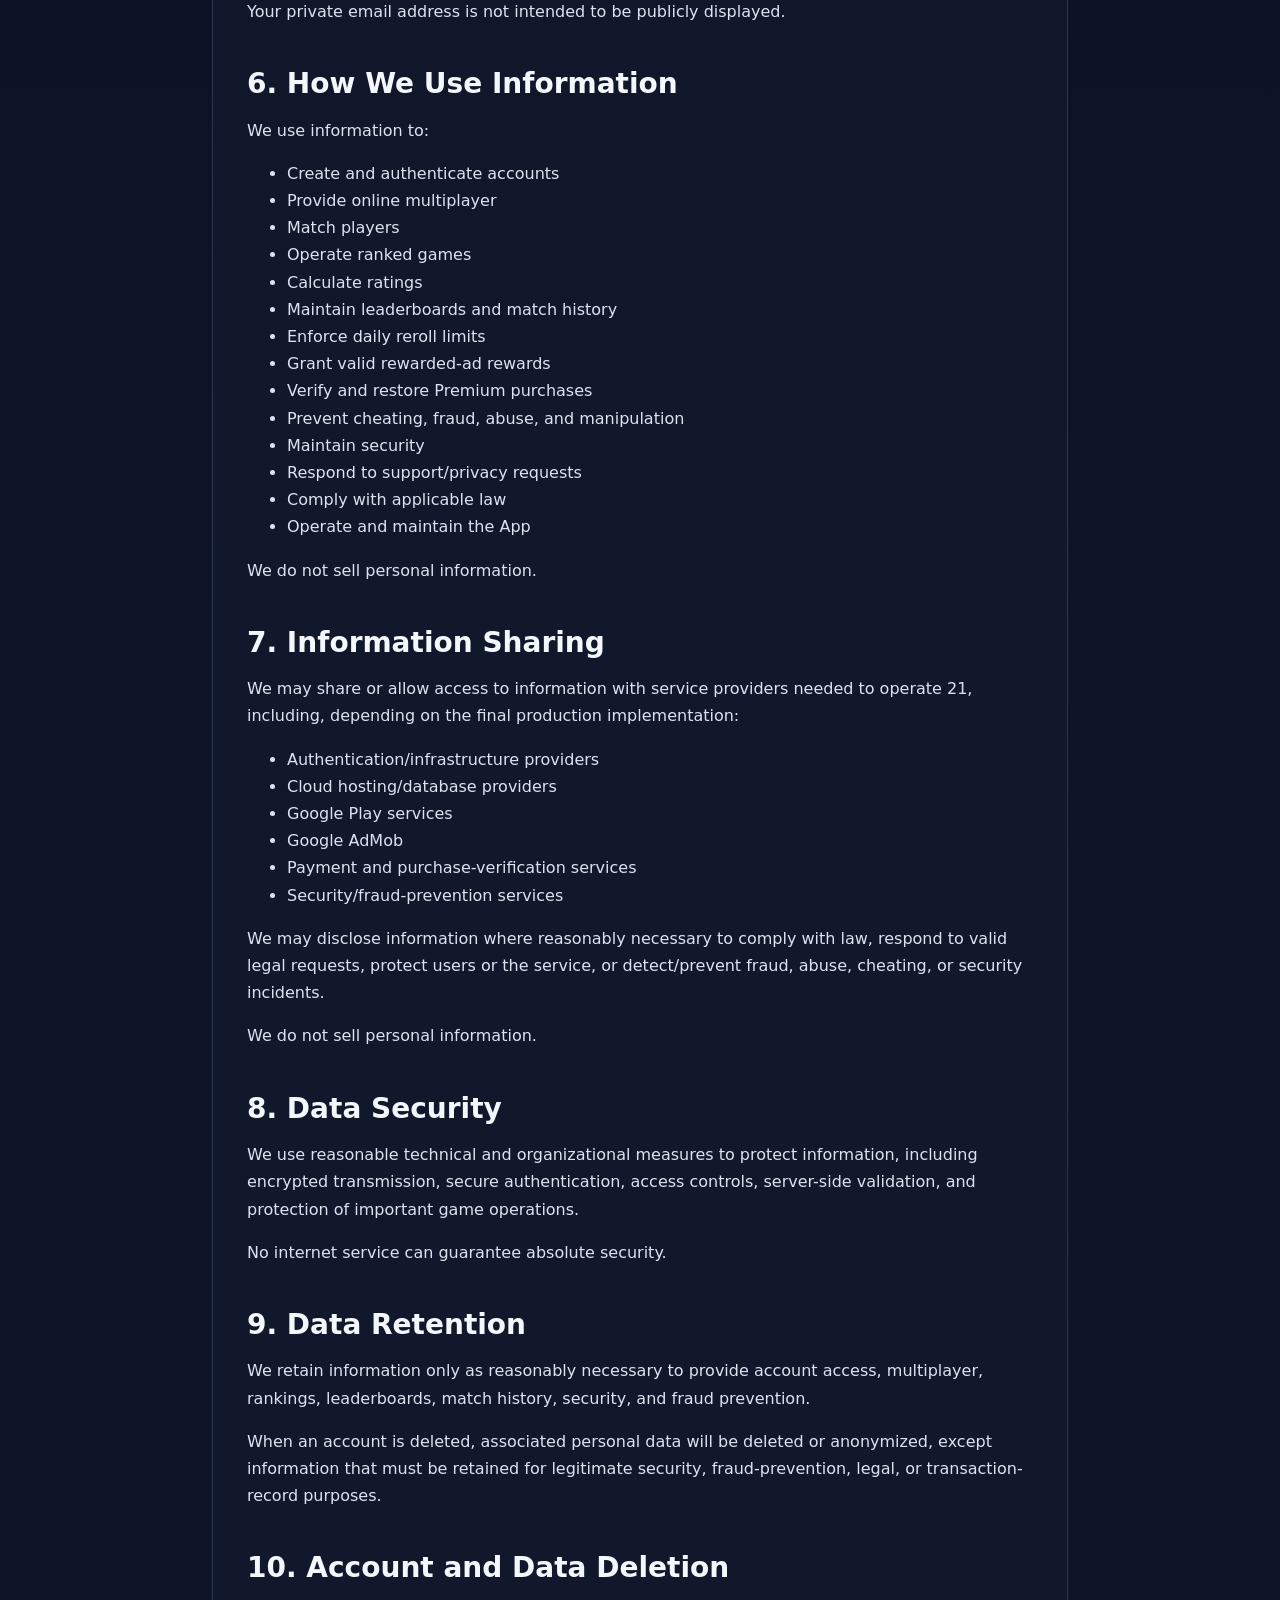
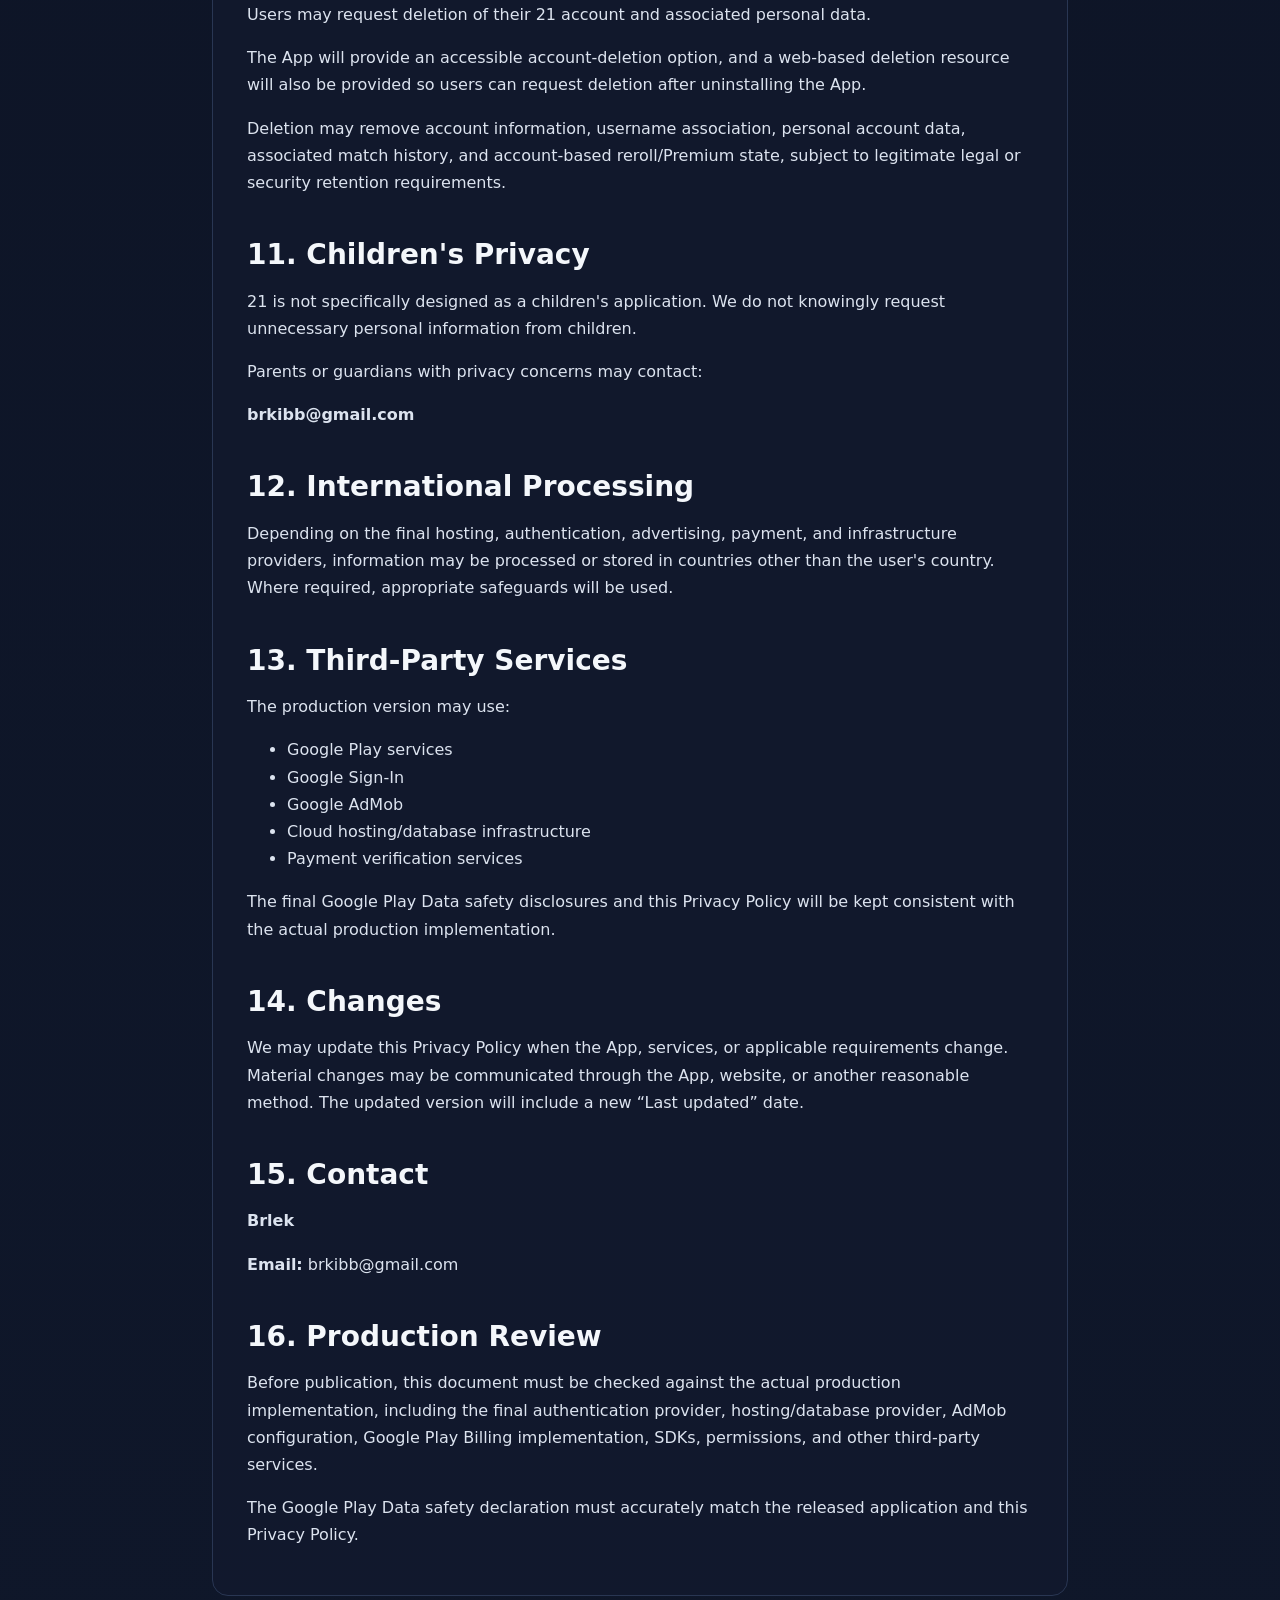
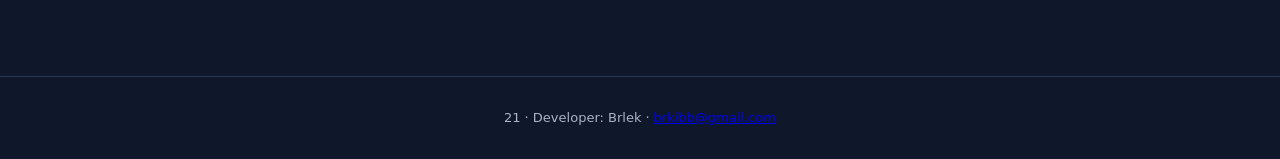
<file: privacy-policy.html>
<!doctype html>
<html lang="en">
<head>
<meta charset="utf-8">
<meta name="viewport" content="width=device-width,initial-scale=1">
<meta name="description" content="21 — basketball game policies, privacy and account information.">
<title>Privacy Policy — 21</title>
<link rel="stylesheet" href="style.css">
</head>
<body>
<header><div class="nav">
<a class="brand" href="index.html">21</a>
<nav><a href="privacy-policy.html">Privacy</a><a href="terms.html">Terms</a><a href="account-deletion.html">Delete Account</a><a href="contact.html">Contact</a></nav>
</div></header>
<main><article><h1>Privacy Policy — 21</h1>
<p><strong>Last updated:</strong> September 28, 2026  </p>
<p><strong>Developer:</strong> Brlek  </p>
<p><strong>Privacy contact:</strong> brkibb@gmail.com</p>
<p>This Privacy Policy explains how 21 (“21”, “the App”, “we”, “us”, or “our”) collects, uses, stores, shares, and protects information when you use the App.</p>
<h2>1. Information We Collect</h2>
<p>We collect information reasonably necessary to provide and secure 21.</p>
<h3>Account information</h3>
<p>If you create an account, we may collect:</p>
<ul>
<li>Email address</li>
<li>Username</li>
<li>Account identifier</li>
<li>Account creation date</li>
<li>Authentication information required to securely authenticate the account</li>
<li>Premium entitlement/status</li>
</ul>
<p>If you use Google Sign-In, authentication is handled through Google. We do not receive or store your Google account password.</p>
<p>The initial version does not require a profile photograph.</p>
<h3>Gameplay information</h3>
<p>We may store:</p>
<ul>
<li>Games played</li>
<li>Wins and losses</li>
<li>Final scores</li>
<li>Ranked rating</li>
<li>Win rate</li>
<li>Current and best streaks</li>
<li>Leaderboard statistics</li>
<li>Match history</li>
<li>Opponent account identifier and username where necessary</li>
<li>Drafted players</li>
<li>Clubs and seasons used during a draft</li>
<li>Game mode</li>
<li>Match date/time</li>
<li>Information needed to validate matches and prevent cheating or manipulation</li>
</ul>
<h3>Reroll and reward information</h3>
<p>We may store:</p>
<ul>
<li>Rerolls used</li>
<li>Daily reroll usage</li>
<li>Rewarded-ad rewards granted</li>
<li>Premium entitlement</li>
<li>Information needed to enforce daily limits and prevent abuse</li>
</ul>
<h3>Purchase information</h3>
<p>Lifetime Premium purchases are processed through the applicable platform billing system, such as Google Play Billing. We may process purchase/transaction identifiers, product identifiers, purchase status, and entitlement status to verify Premium and restore purchases.</p>
<p>We do not store full payment-card numbers or full payment credentials.</p>
<h2>2. Advertising</h2>
<p>The free version may use <strong>Google AdMob</strong> for interstitial and rewarded advertisements.</p>
<p>Rewarded ads may be offered for additional rerolls after the free daily allowance.</p>
<p>AdMob may process device, advertising, and usage information according to Google's applicable policies and the configuration of its SDK.</p>
<p>The Lifetime Premium version is designed to be ad-free.</p>
<h2>3. Analytics</h2>
<p>The initial version of 21 does <strong>not intentionally use a dedicated analytics service such as Firebase Analytics</strong>.</p>
<p>If analytics is added later, this Privacy Policy and the Google Play Data safety information will be updated as necessary.</p>
<h2>4. Online Multiplayer</h2>
<p>21 provides online 1v1 functionality. We may process:</p>
<ul>
<li>Account identifiers</li>
<li>Usernames</li>
<li>Ratings</li>
<li>Matchmaking information</li>
<li>Draft selections</li>
<li>Match results and scores</li>
<li>Match timestamps</li>
<li>Information needed to detect cheating or fraudulent gameplay</li>
</ul>
<p>21 does not provide in-game text chat in the initial version.</p>
<h2>5. Leaderboards</h2>
<p>Leaderboards may publicly display:</p>
<ul>
<li>Username</li>
<li>Rank</li>
<li>Rating/score</li>
<li>Wins</li>
<li>Losses</li>
<li>Win rate</li>
<li>Weekly ranking</li>
<li>Monthly ranking</li>
<li>All-time ranking</li>
</ul>
<p>Your private email address is not intended to be publicly displayed.</p>
<h2>6. How We Use Information</h2>
<p>We use information to:</p>
<ul>
<li>Create and authenticate accounts</li>
<li>Provide online multiplayer</li>
<li>Match players</li>
<li>Operate ranked games</li>
<li>Calculate ratings</li>
<li>Maintain leaderboards and match history</li>
<li>Enforce daily reroll limits</li>
<li>Grant valid rewarded-ad rewards</li>
<li>Verify and restore Premium purchases</li>
<li>Prevent cheating, fraud, abuse, and manipulation</li>
<li>Maintain security</li>
<li>Respond to support/privacy requests</li>
<li>Comply with applicable law</li>
<li>Operate and maintain the App</li>
</ul>
<p>We do not sell personal information.</p>
<h2>7. Information Sharing</h2>
<p>We may share or allow access to information with service providers needed to operate 21, including, depending on the final production implementation:</p>
<ul>
<li>Authentication/infrastructure providers</li>
<li>Cloud hosting/database providers</li>
<li>Google Play services</li>
<li>Google AdMob</li>
<li>Payment and purchase-verification services</li>
<li>Security/fraud-prevention services</li>
</ul>
<p>We may disclose information where reasonably necessary to comply with law, respond to valid legal requests, protect users or the service, or detect/prevent fraud, abuse, cheating, or security incidents.</p>
<p>We do not sell personal information.</p>
<h2>8. Data Security</h2>
<p>We use reasonable technical and organizational measures to protect information, including encrypted transmission, secure authentication, access controls, server-side validation, and protection of important game operations.</p>
<p>No internet service can guarantee absolute security.</p>
<h2>9. Data Retention</h2>
<p>We retain information only as reasonably necessary to provide account access, multiplayer, rankings, leaderboards, match history, security, and fraud prevention.</p>
<p>When an account is deleted, associated personal data will be deleted or anonymized, except information that must be retained for legitimate security, fraud-prevention, legal, or transaction-record purposes.</p>
<h2>10. Account and Data Deletion</h2>
<p>Users may request deletion of their 21 account and associated personal data.</p>
<p>The App will provide an accessible account-deletion option, and a web-based deletion resource will also be provided so users can request deletion after uninstalling the App.</p>
<p>Deletion may remove account information, username association, personal account data, associated match history, and account-based reroll/Premium state, subject to legitimate legal or security retention requirements.</p>
<h2>11. Children's Privacy</h2>
<p>21 is not specifically designed as a children's application. We do not knowingly request unnecessary personal information from children.</p>
<p>Parents or guardians with privacy concerns may contact:</p>
<p><strong>brkibb@gmail.com</strong></p>
<h2>12. International Processing</h2>
<p>Depending on the final hosting, authentication, advertising, payment, and infrastructure providers, information may be processed or stored in countries other than the user's country. Where required, appropriate safeguards will be used.</p>
<h2>13. Third-Party Services</h2>
<p>The production version may use:</p>
<ul>
<li>Google Play services</li>
<li>Google Sign-In</li>
<li>Google AdMob</li>
<li>Cloud hosting/database infrastructure</li>
<li>Payment verification services</li>
</ul>
<p>The final Google Play Data safety disclosures and this Privacy Policy will be kept consistent with the actual production implementation.</p>
<h2>14. Changes</h2>
<p>We may update this Privacy Policy when the App, services, or applicable requirements change. Material changes may be communicated through the App, website, or another reasonable method. The updated version will include a new “Last updated” date.</p>
<h2>15. Contact</h2>
<p><strong>Brlek</strong>  </p>
<p><strong>Email:</strong> brkibb@gmail.com</p>
<h2>16. Production Review</h2>
<p>Before publication, this document must be checked against the actual production implementation, including the final authentication provider, hosting/database provider, AdMob configuration, Google Play Billing implementation, SDKs, permissions, and other third-party services.</p>
<p>The Google Play Data safety declaration must accurately match the released application and this Privacy Policy.</p></article></main>
<footer>21 · Developer: Brlek · <a href="mailto:brkibb@gmail.com">brkibb@gmail.com</a></footer>
</body></html>
</file>
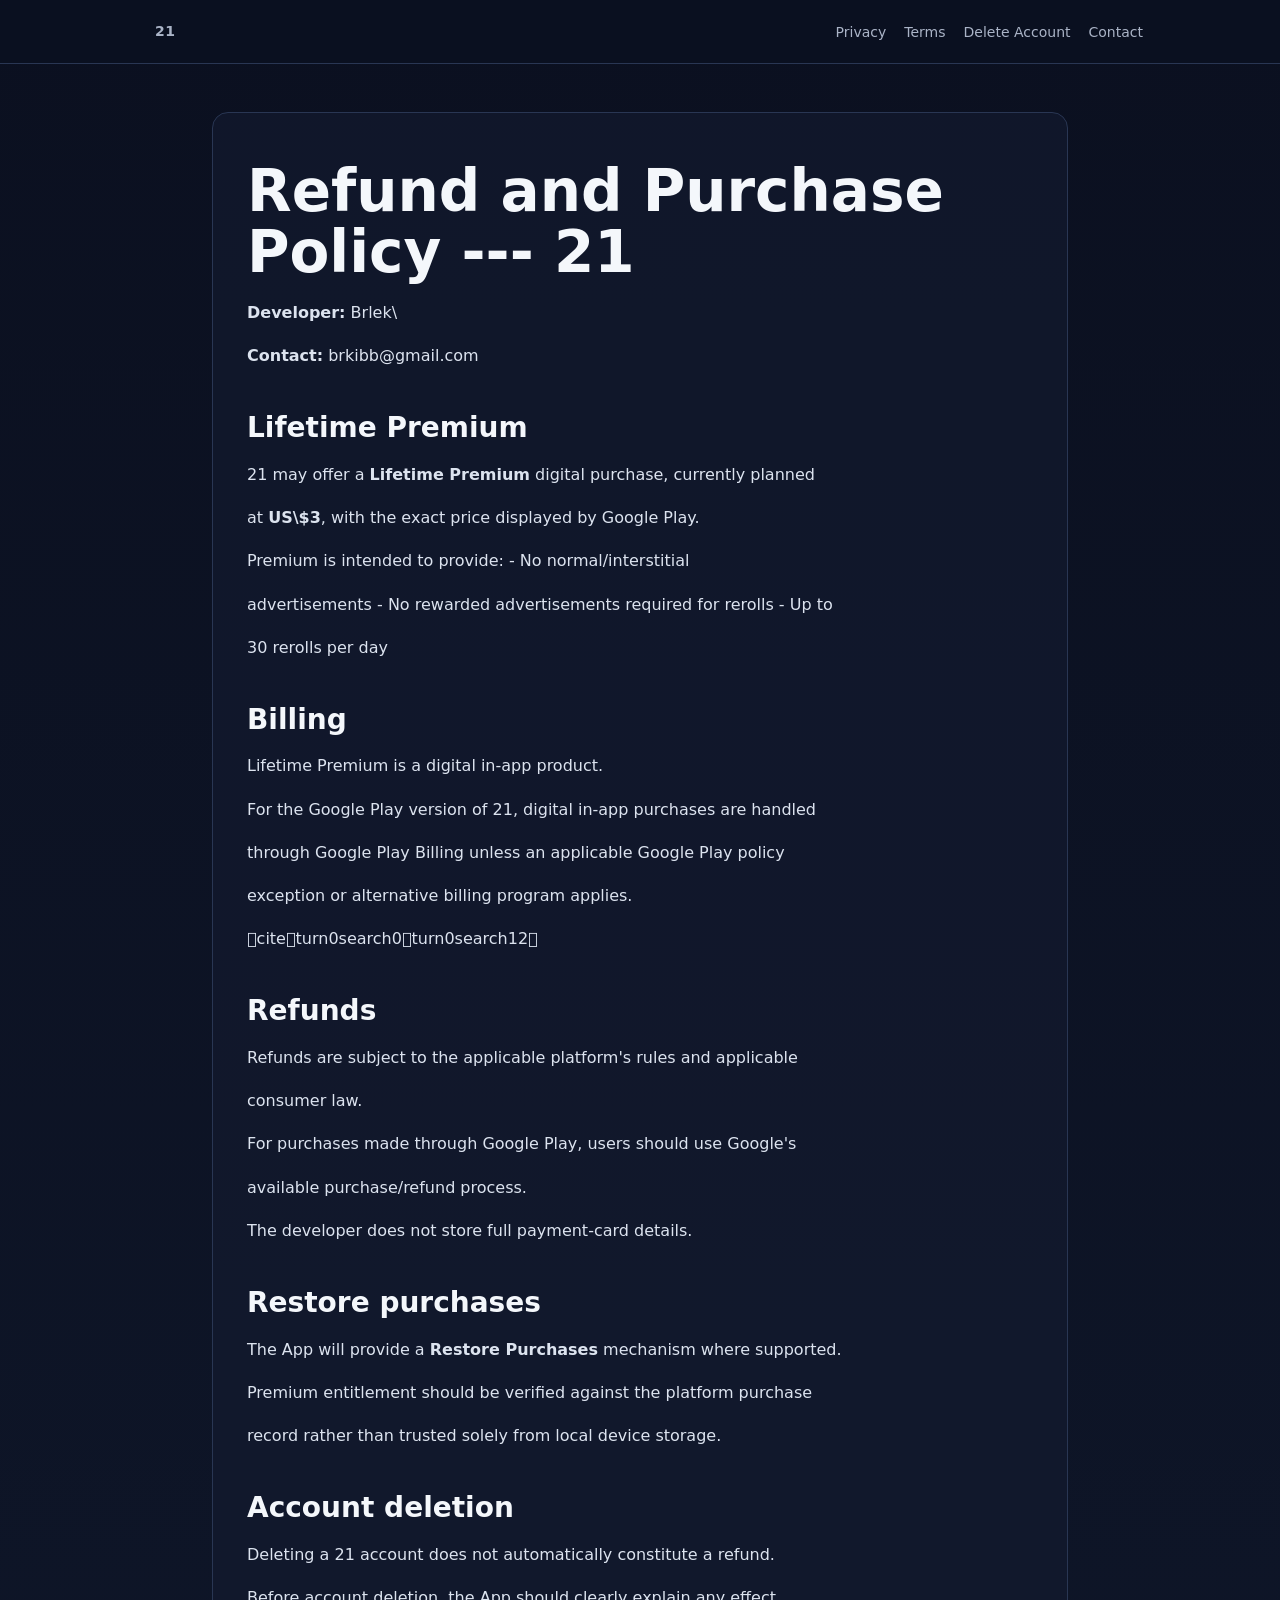
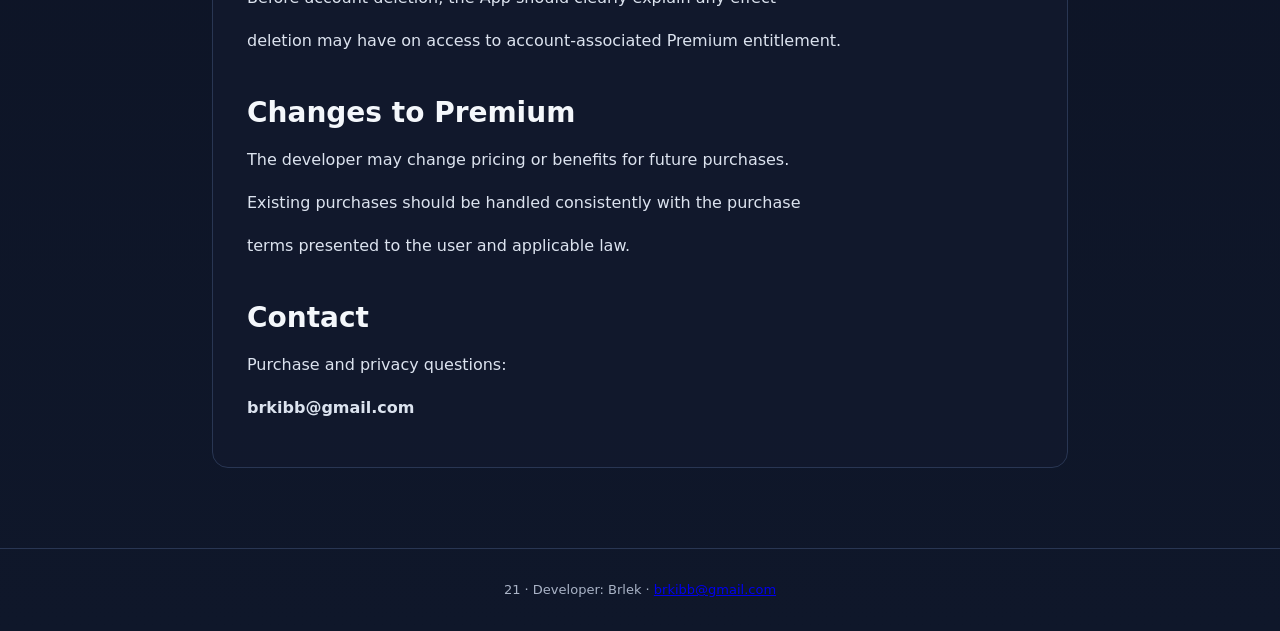
<file: refund-policy.html>
<!doctype html>
<html lang="en">
<head>
<meta charset="utf-8">
<meta name="viewport" content="width=device-width,initial-scale=1">
<meta name="description" content="21 — basketball game policies, privacy and account information.">
<title>Refund &amp; Purchase Policy — 21</title>
<link rel="stylesheet" href="style.css">
</head>
<body>
<header><div class="nav">
<a class="brand" href="index.html">21</a>
<nav><a href="privacy-policy.html">Privacy</a><a href="terms.html">Terms</a><a href="account-deletion.html">Delete Account</a><a href="contact.html">Contact</a></nav>
</div></header>
<main><article><h1>Refund and Purchase Policy --- 21</h1>
<p><strong>Developer:</strong> Brlek\</p>
<p><strong>Contact:</strong> brkibb@gmail.com</p>
<h2>Lifetime Premium</h2>
<p>21 may offer a <strong>Lifetime Premium</strong> digital purchase, currently planned</p>
<p>at <strong>US\$3</strong>, with the exact price displayed by Google Play.</p>
<p>Premium is intended to provide: - No normal/interstitial</p>
<p>advertisements - No rewarded advertisements required for rerolls - Up to</p>
<p>30 rerolls per day</p>
<h2>Billing</h2>
<p>Lifetime Premium is a digital in-app product.</p>
<p>For the Google Play version of 21, digital in-app purchases are handled</p>
<p>through Google Play Billing unless an applicable Google Play policy</p>
<p>exception or alternative billing program applies.</p>
<p>citeturn0search0turn0search12</p>
<h2>Refunds</h2>
<p>Refunds are subject to the applicable platform's rules and applicable</p>
<p>consumer law.</p>
<p>For purchases made through Google Play, users should use Google's</p>
<p>available purchase/refund process.</p>
<p>The developer does not store full payment-card details.</p>
<h2>Restore purchases</h2>
<p>The App will provide a <strong>Restore Purchases</strong> mechanism where supported.</p>
<p>Premium entitlement should be verified against the platform purchase</p>
<p>record rather than trusted solely from local device storage.</p>
<h2>Account deletion</h2>
<p>Deleting a 21 account does not automatically constitute a refund.</p>
<p>Before account deletion, the App should clearly explain any effect</p>
<p>deletion may have on access to account-associated Premium entitlement.</p>
<h2>Changes to Premium</h2>
<p>The developer may change pricing or benefits for future purchases.</p>
<p>Existing purchases should be handled consistently with the purchase</p>
<p>terms presented to the user and applicable law.</p>
<h2>Contact</h2>
<p>Purchase and privacy questions:</p>
<p><strong>brkibb@gmail.com</strong></p></article></main>
<footer>21 · Developer: Brlek · <a href="mailto:brkibb@gmail.com">brkibb@gmail.com</a></footer>
</body></html>
</file>
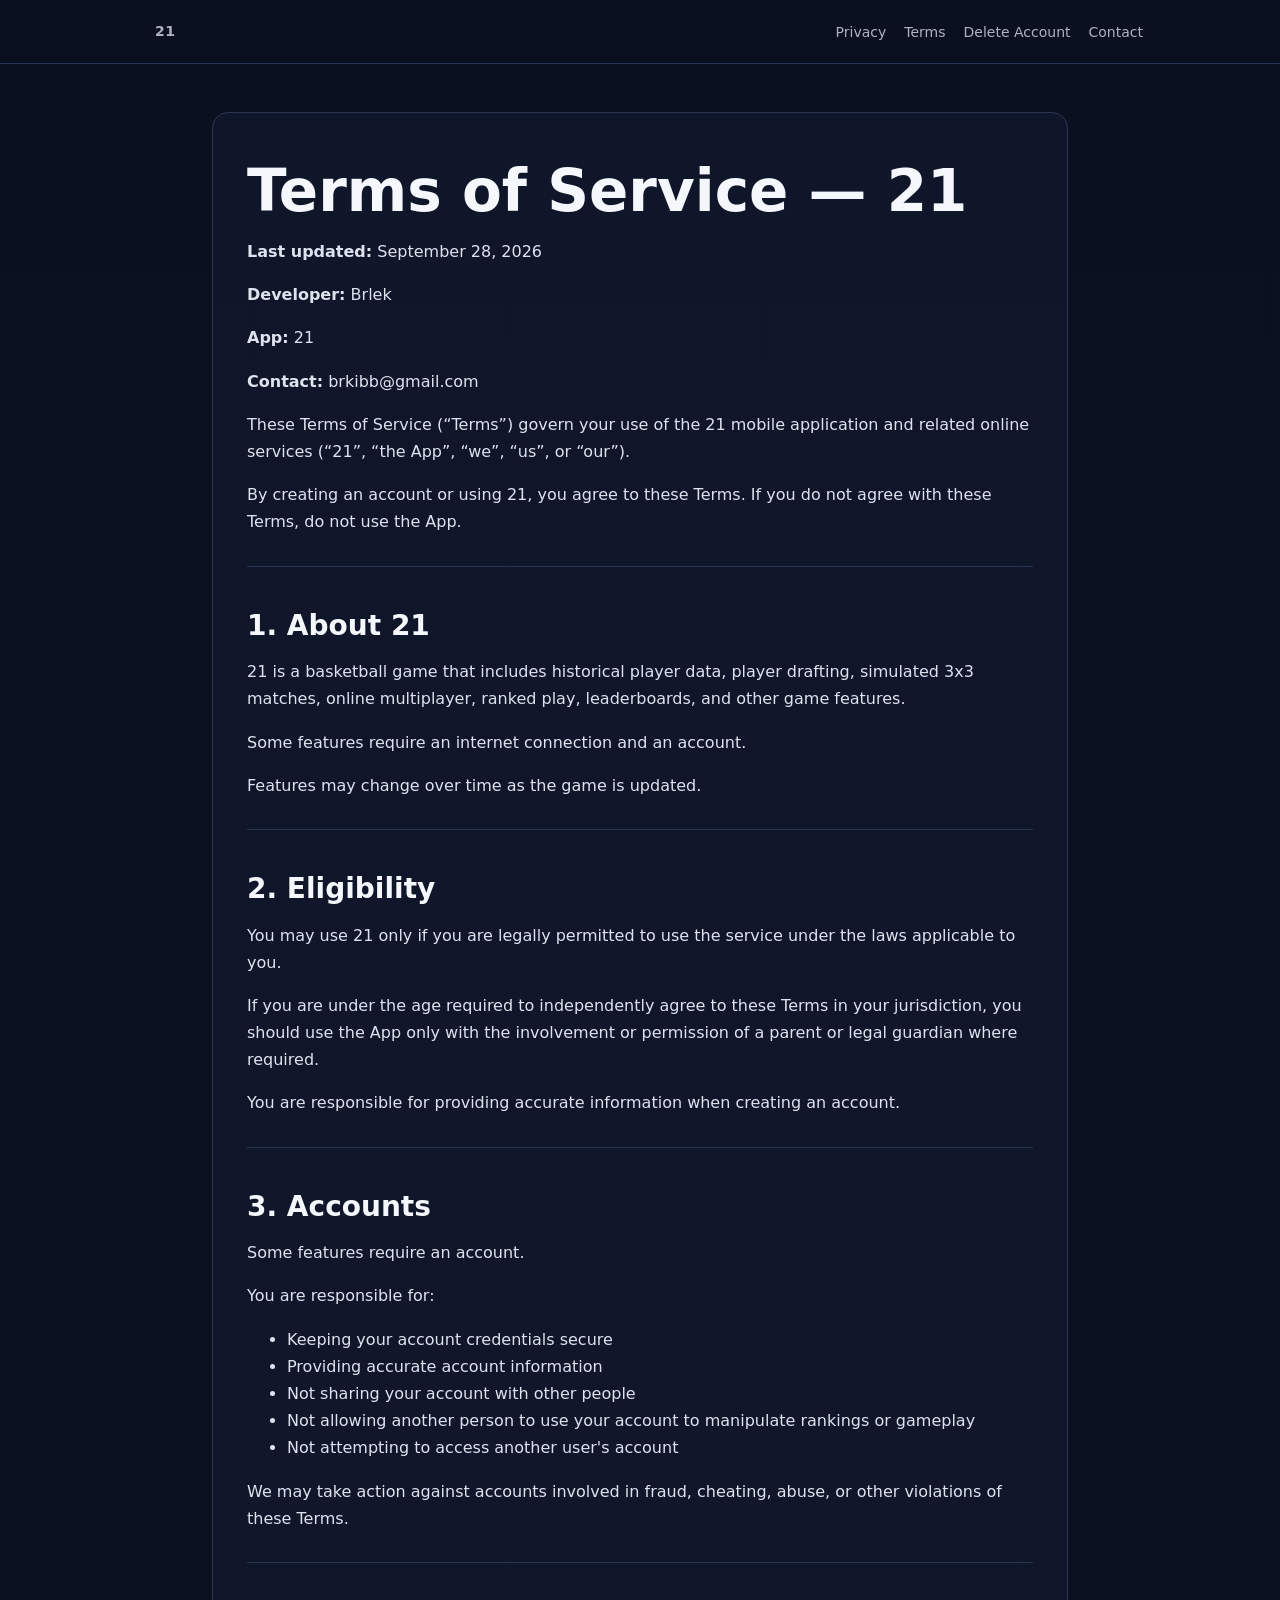
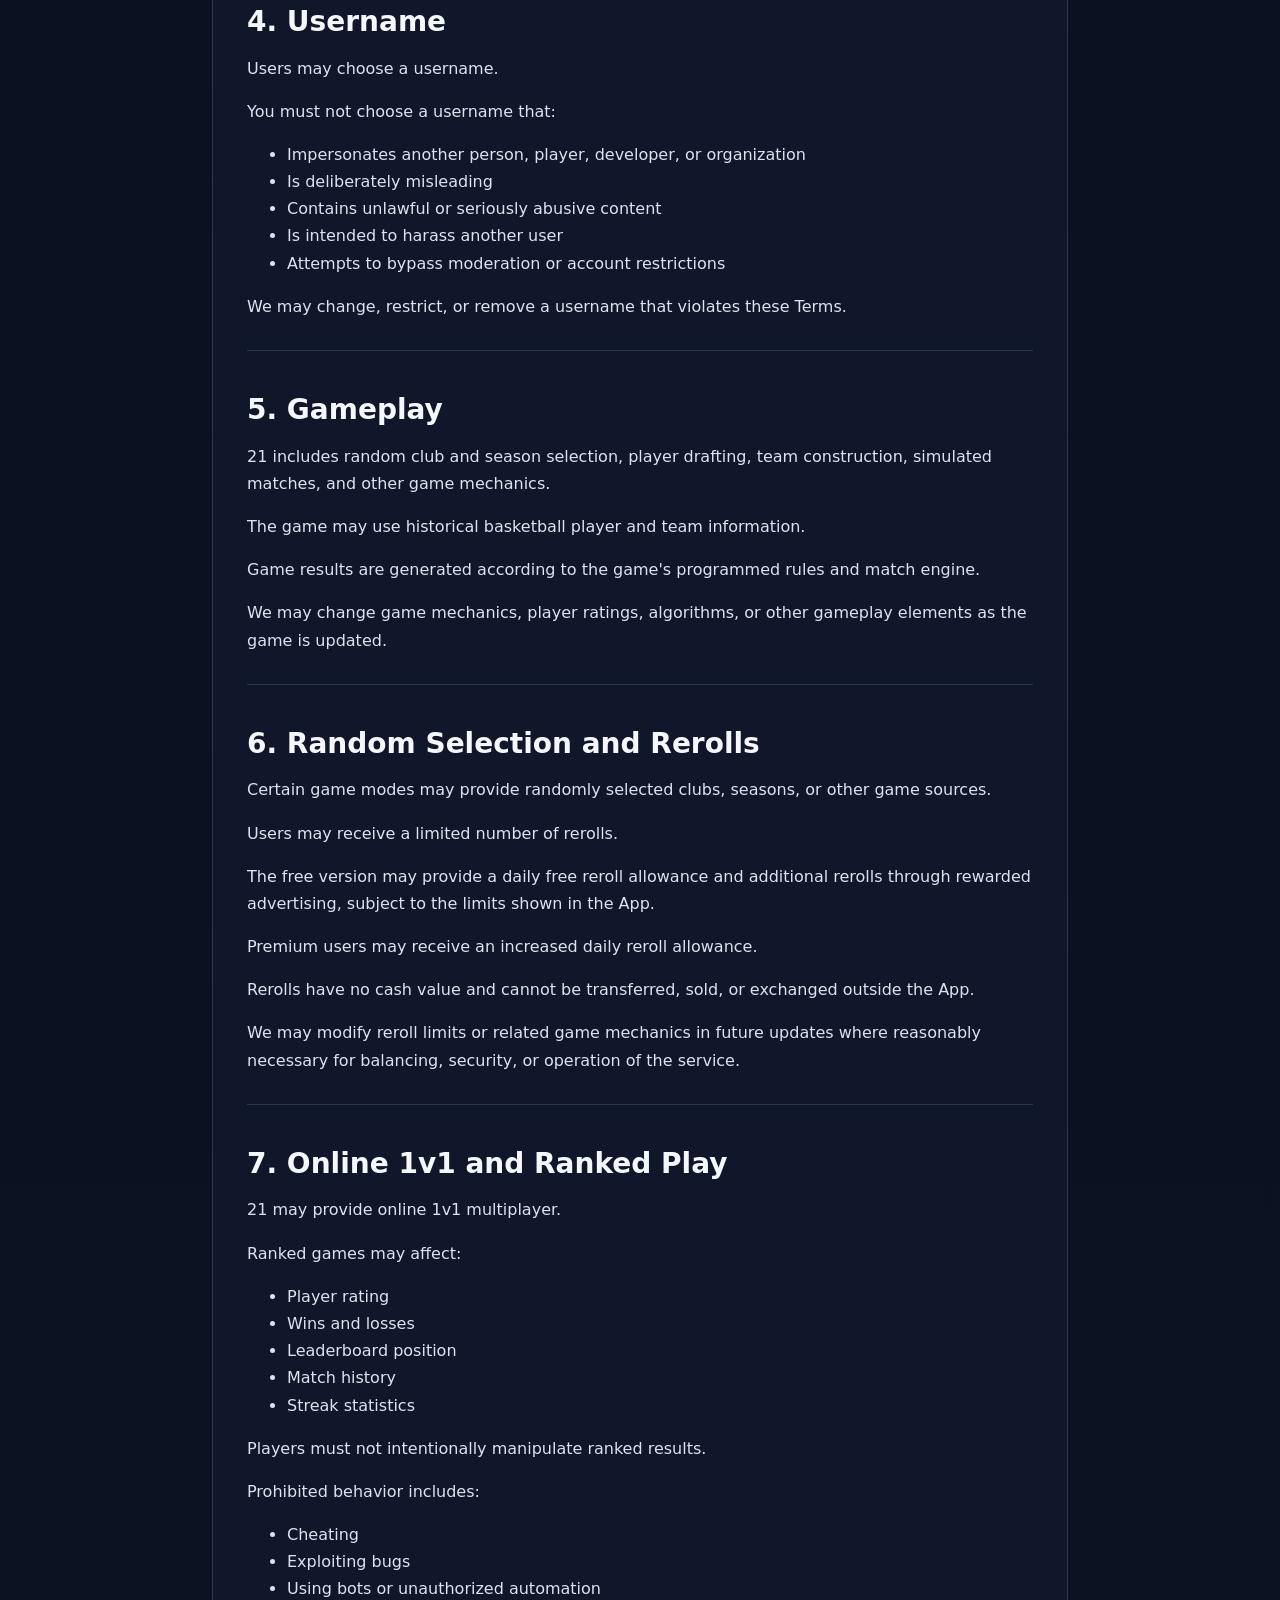
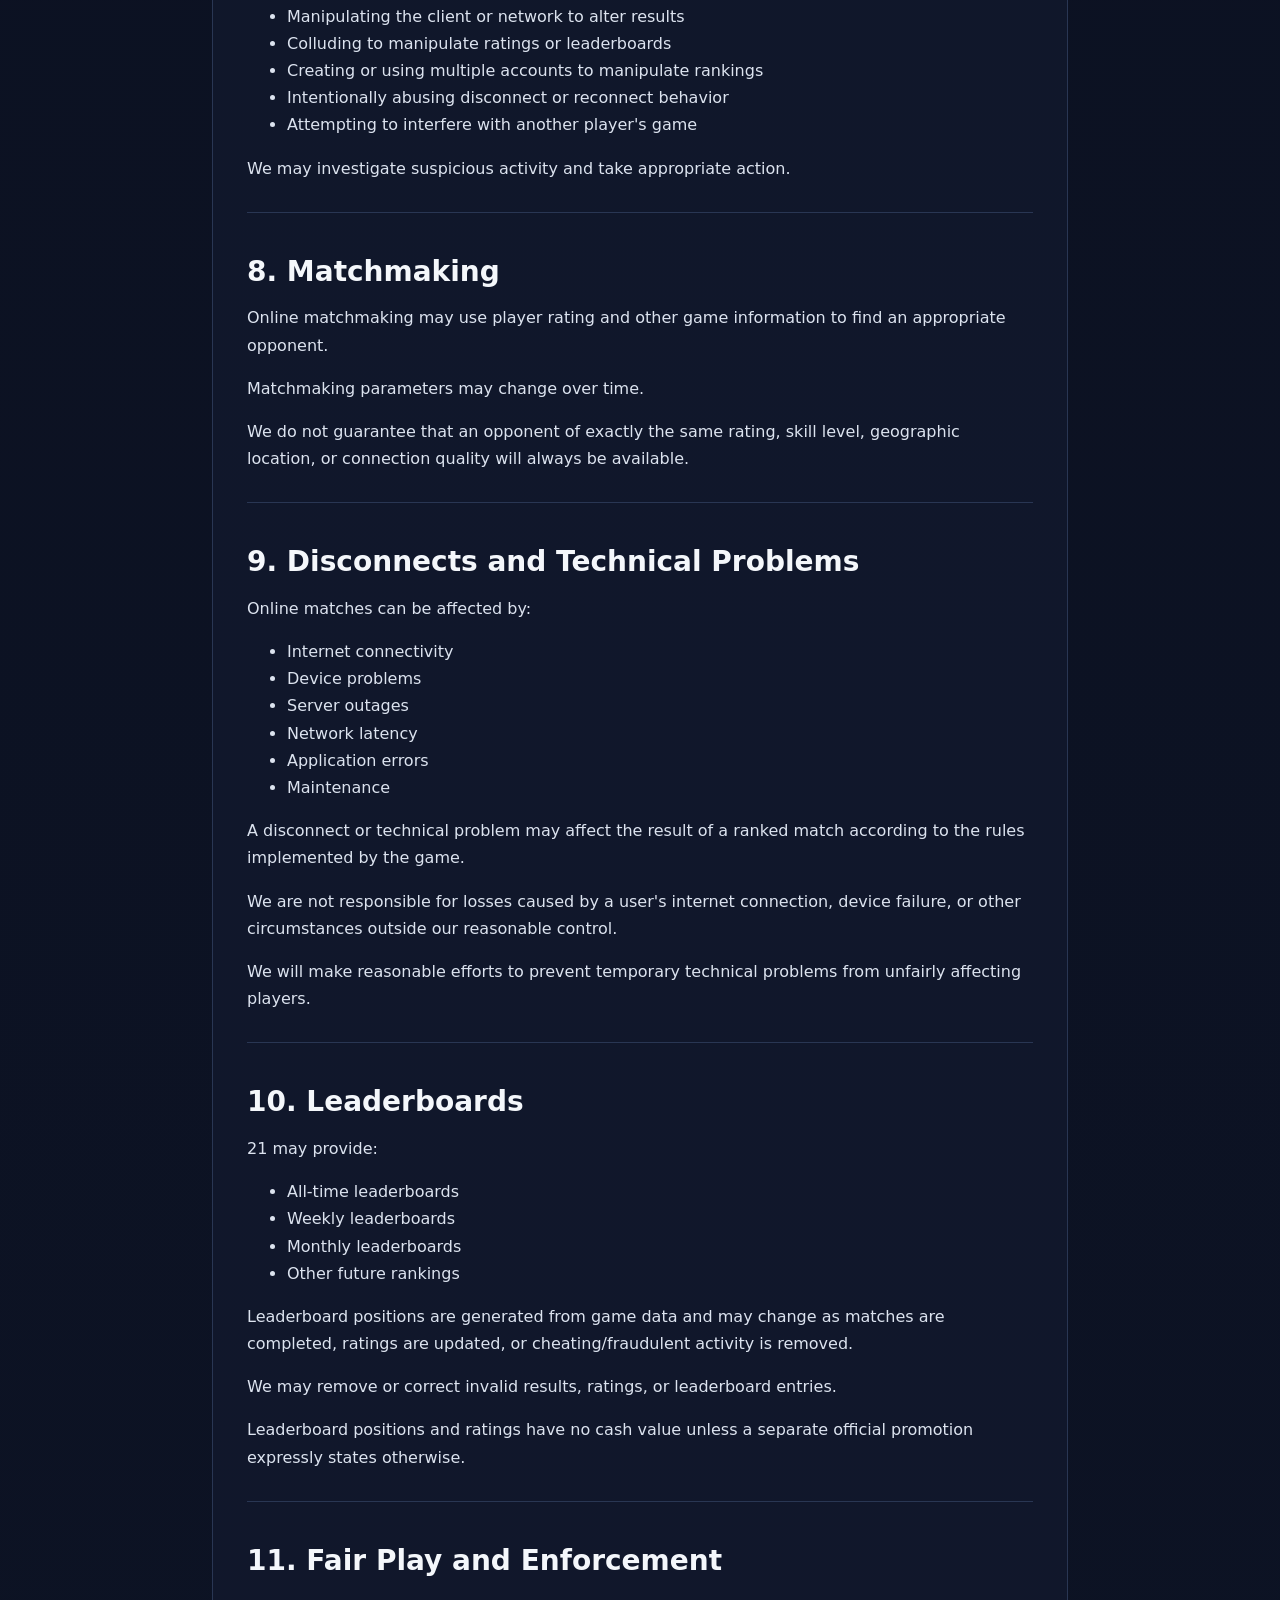
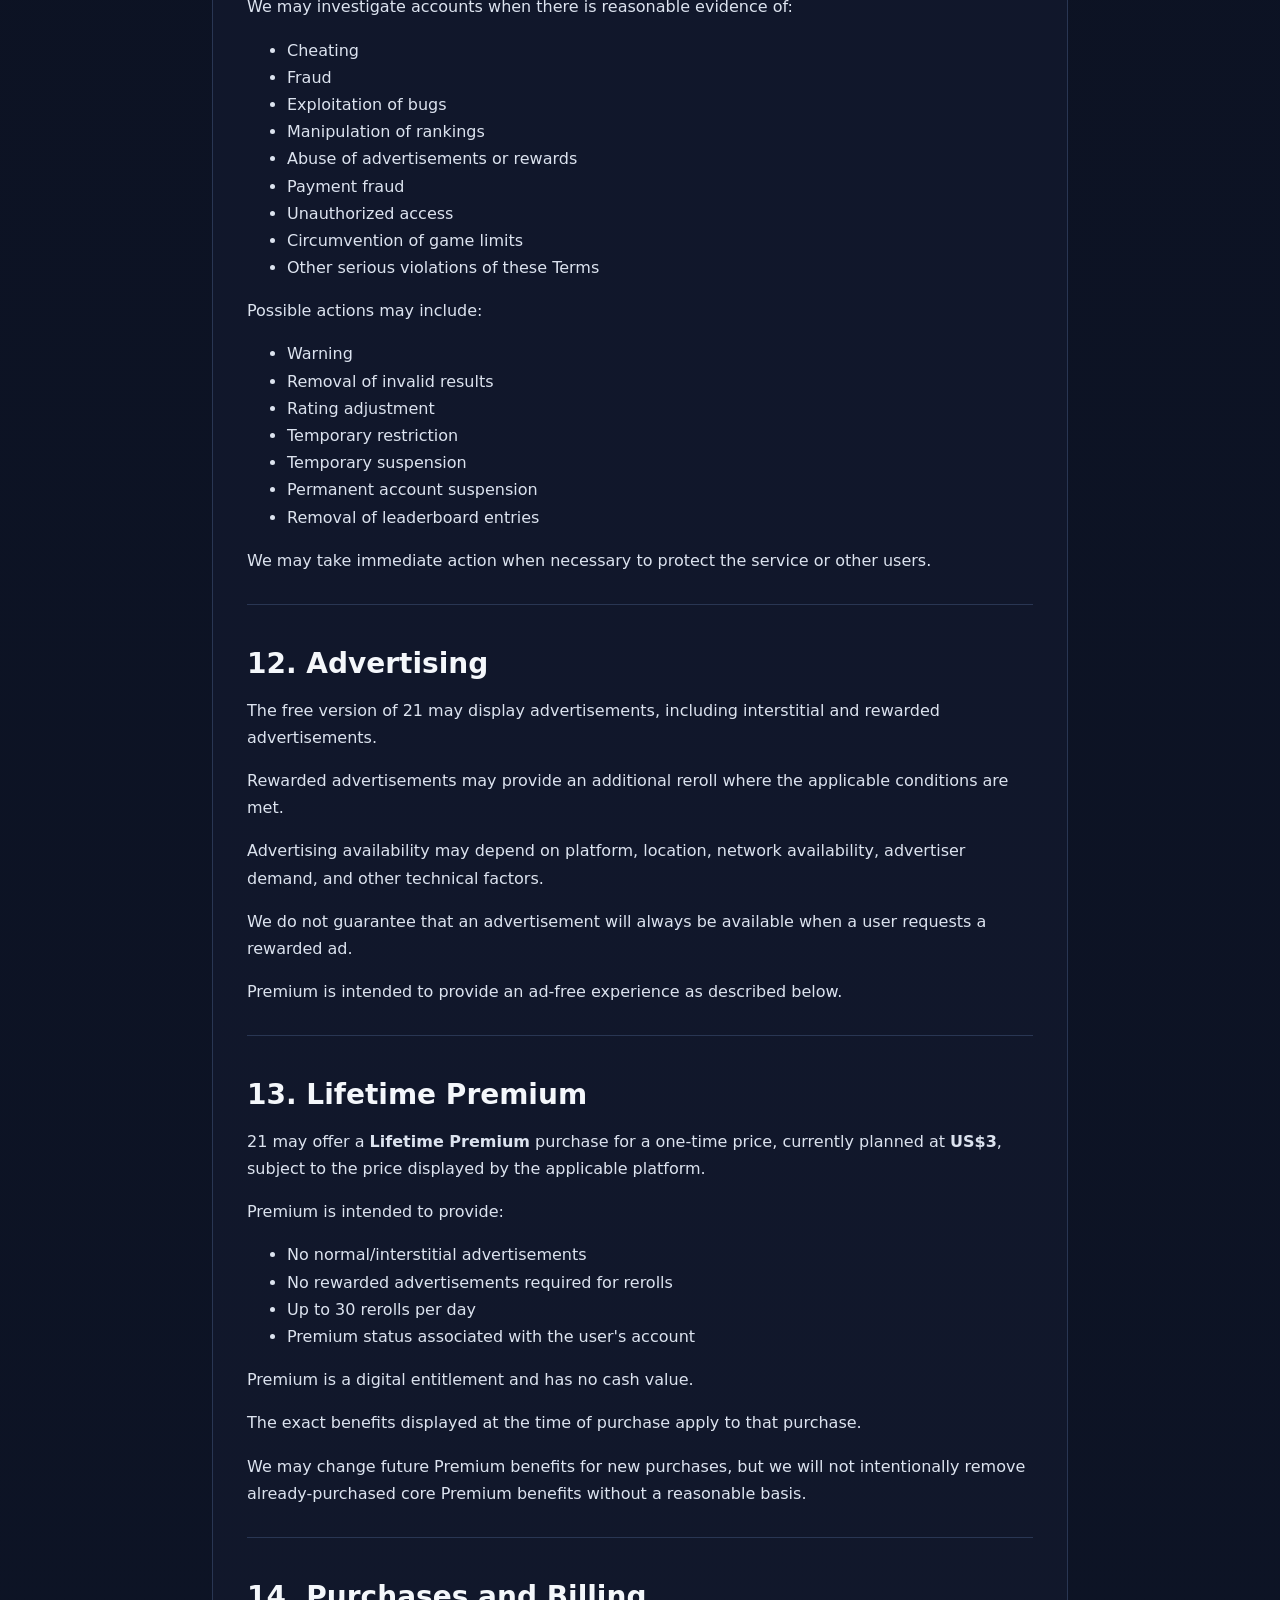
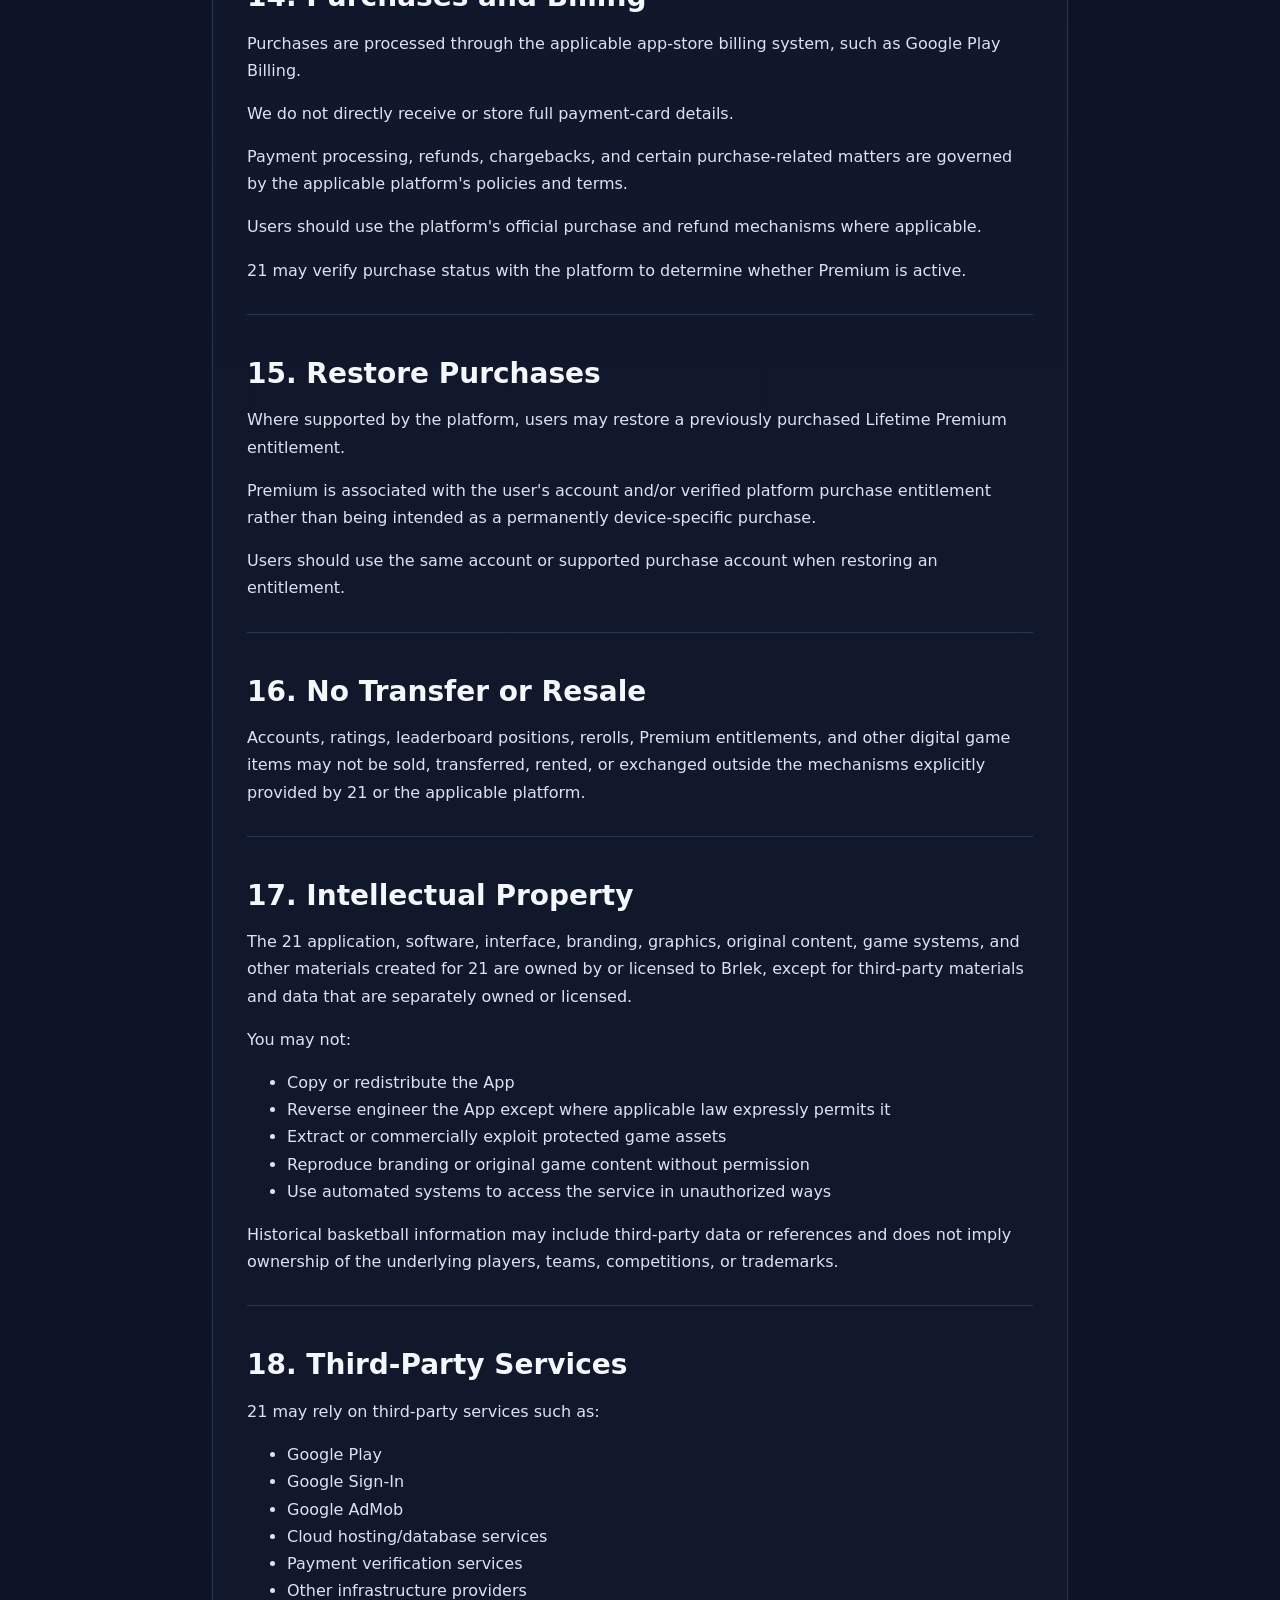
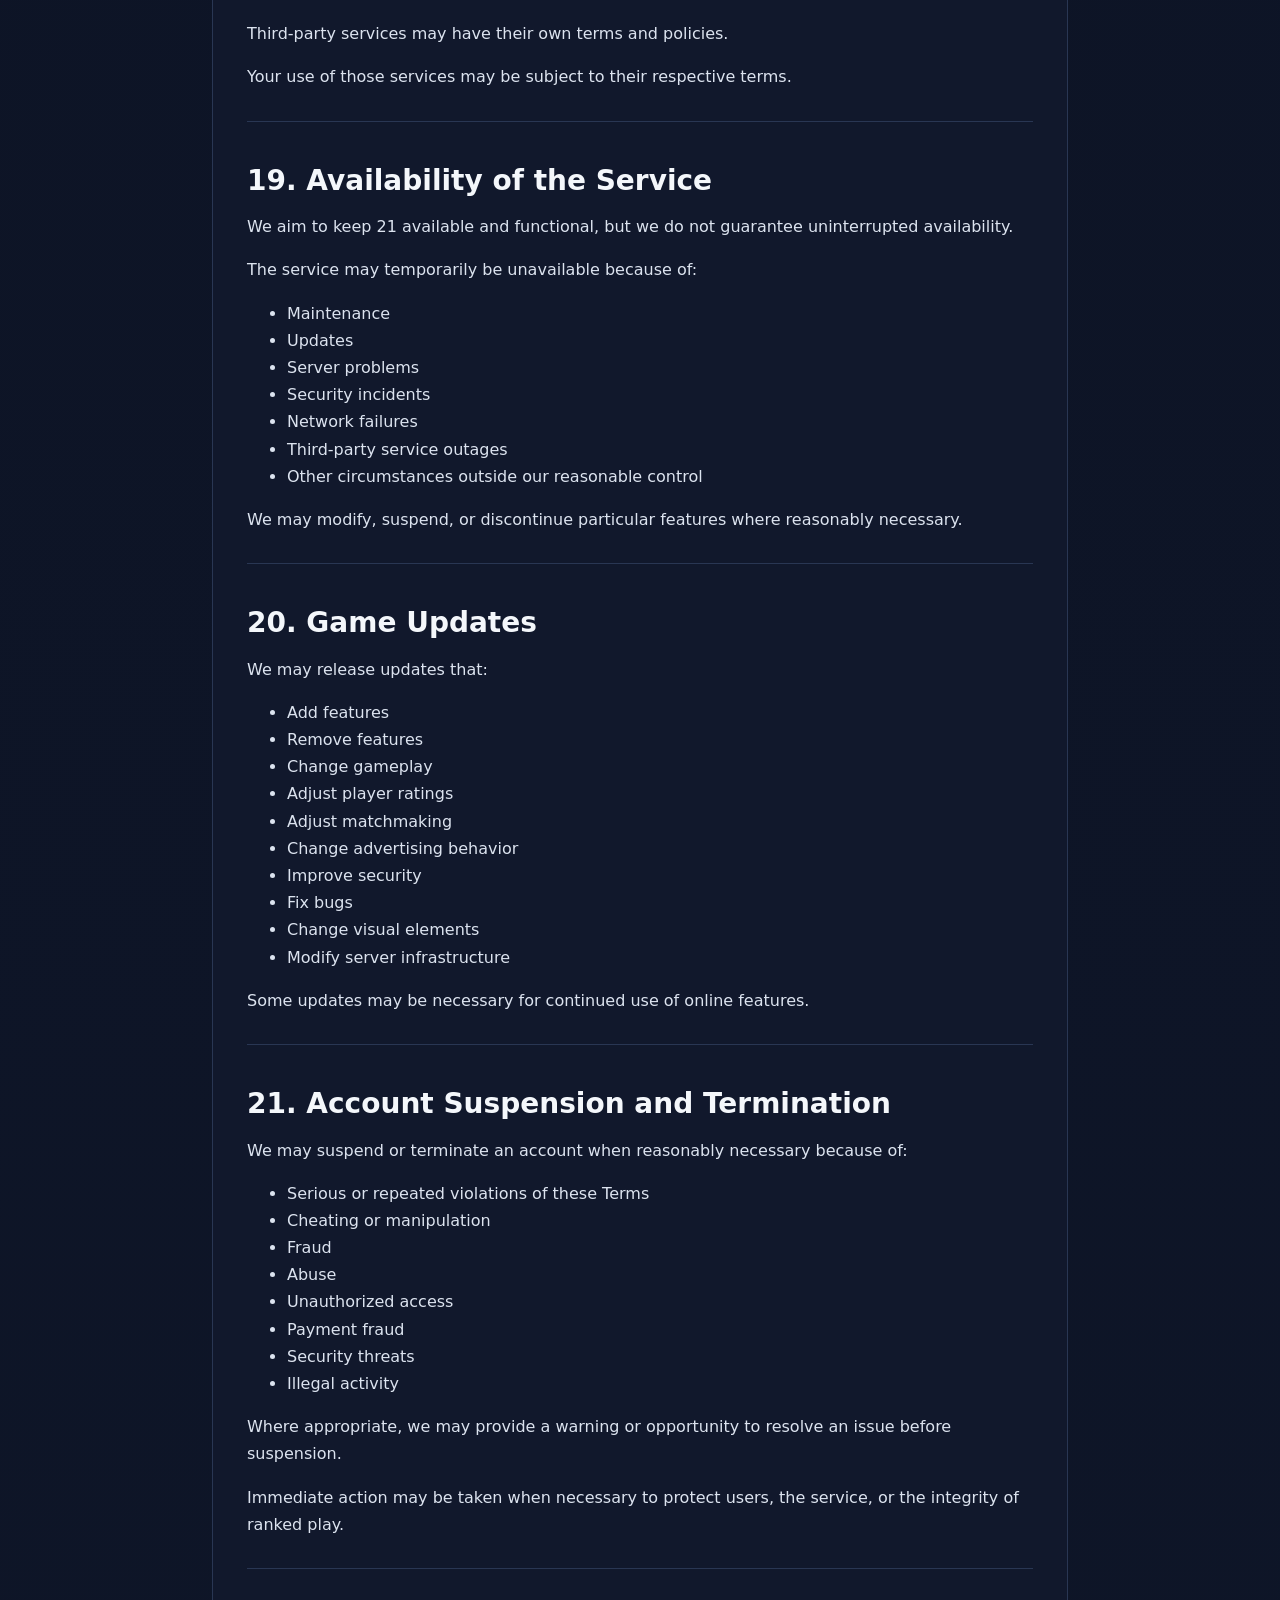
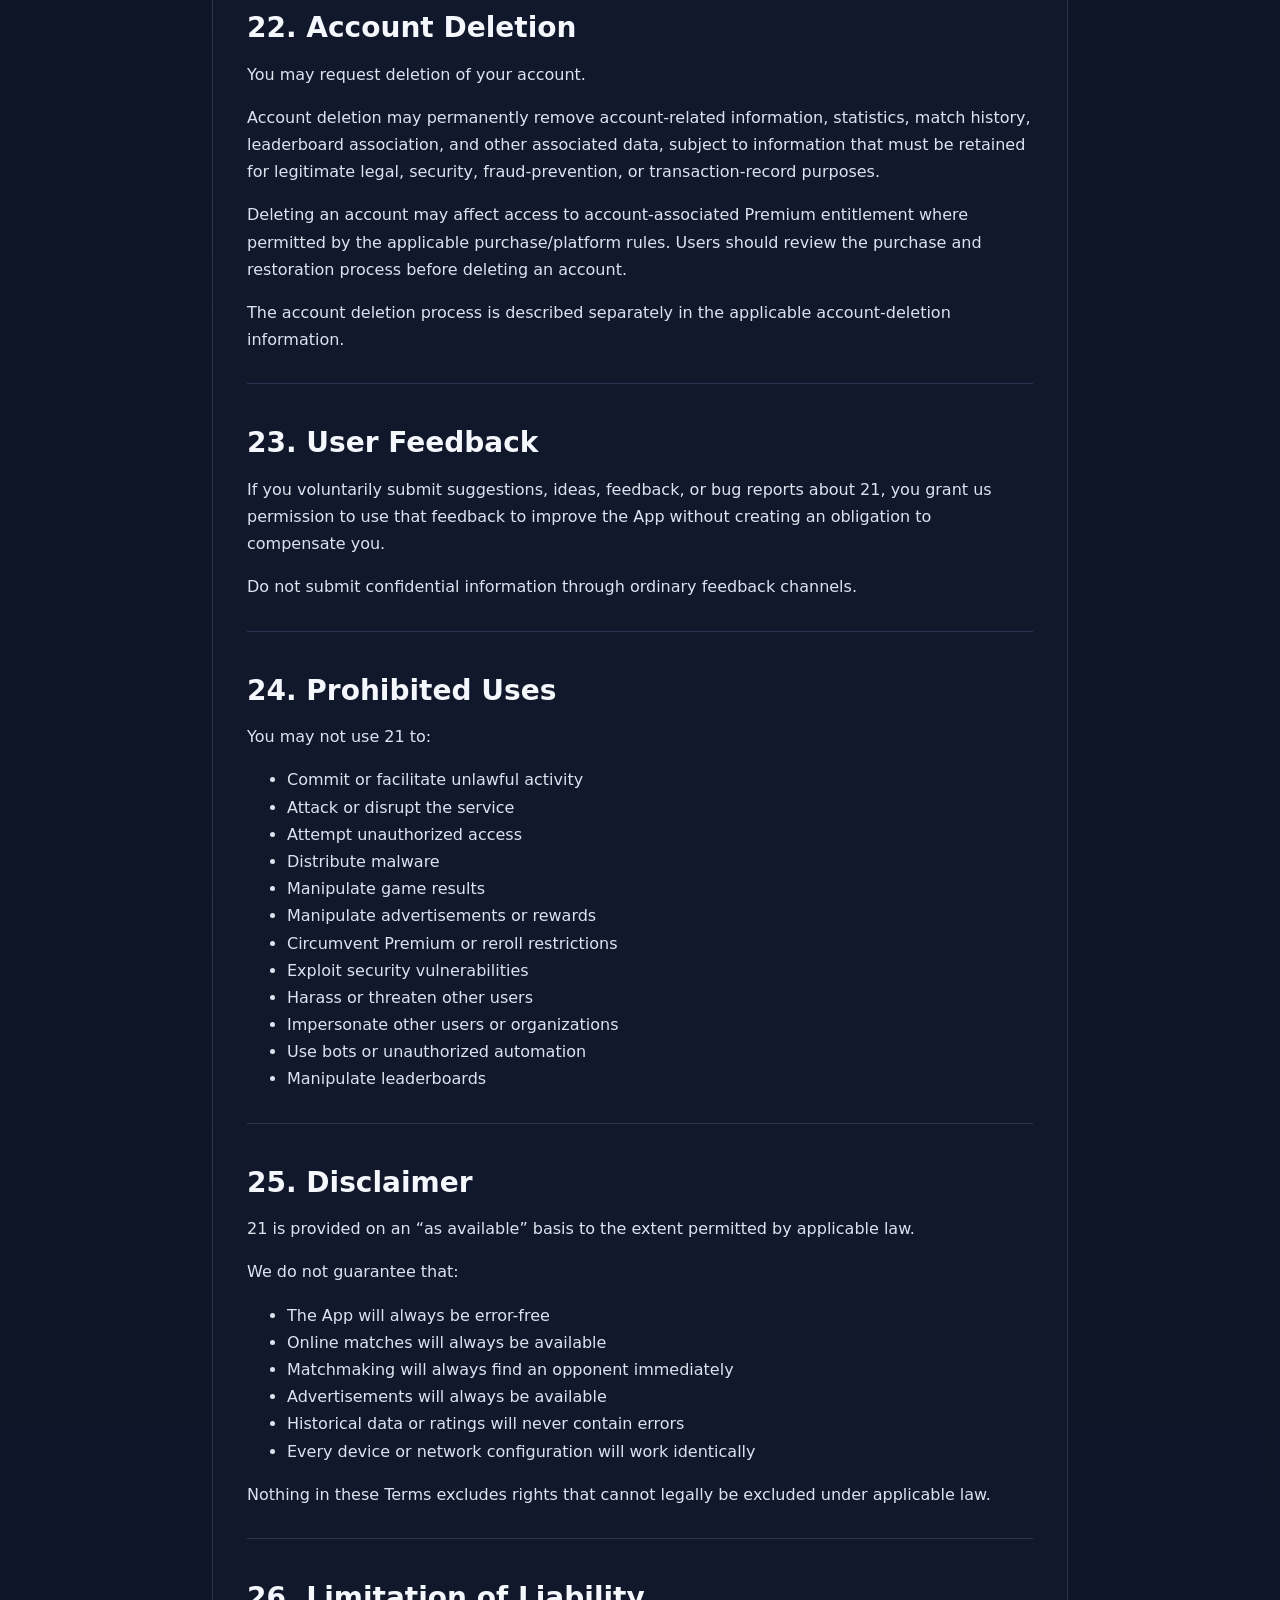
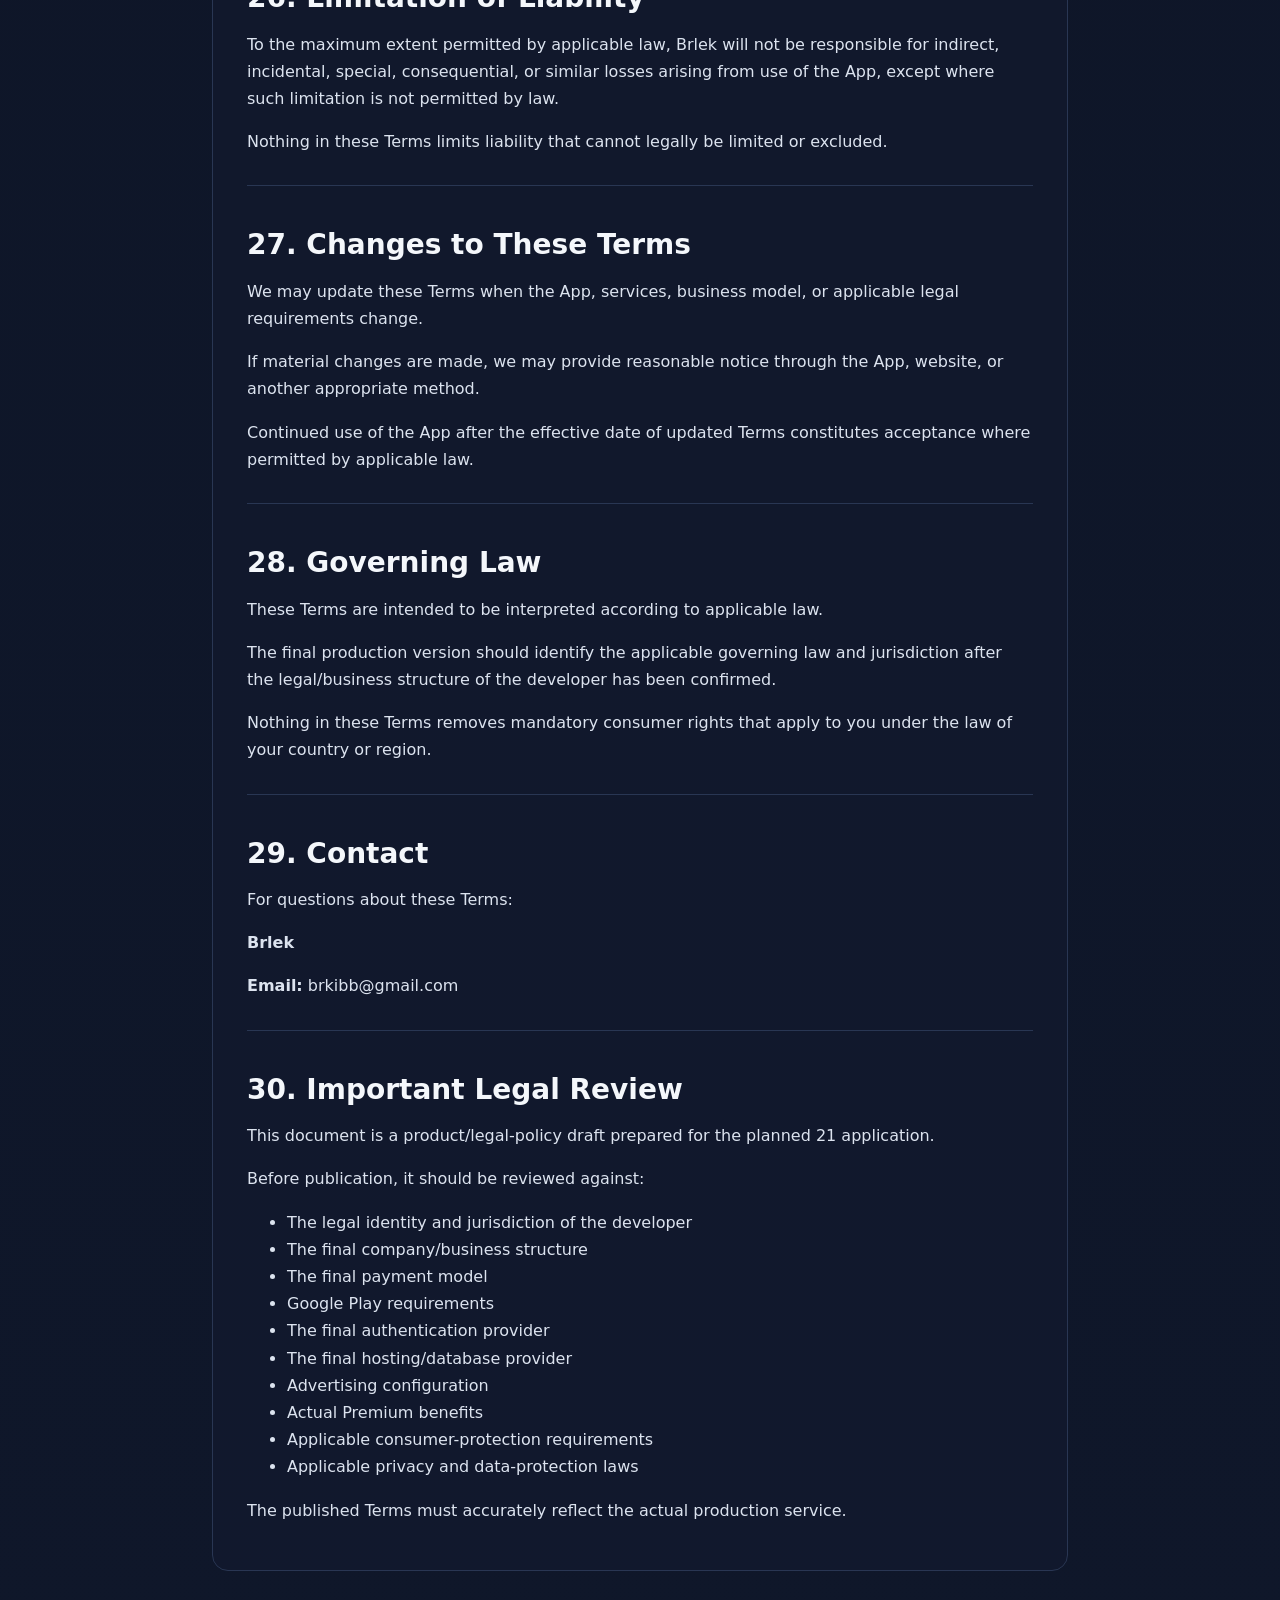
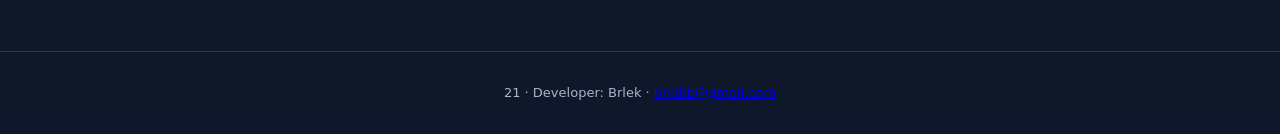
<file: terms.html>
<!doctype html>
<html lang="en">
<head>
<meta charset="utf-8">
<meta name="viewport" content="width=device-width,initial-scale=1">
<meta name="description" content="21 — basketball game policies, privacy and account information.">
<title>Terms of Service — 21</title>
<link rel="stylesheet" href="style.css">
</head>
<body>
<header><div class="nav">
<a class="brand" href="index.html">21</a>
<nav><a href="privacy-policy.html">Privacy</a><a href="terms.html">Terms</a><a href="account-deletion.html">Delete Account</a><a href="contact.html">Contact</a></nav>
</div></header>
<main><article><h1>Terms of Service — 21</h1>
<p><strong>Last updated:</strong> September 28, 2026</p>
<p><strong>Developer:</strong> Brlek  </p>
<p><strong>App:</strong> 21  </p>
<p><strong>Contact:</strong> brkibb@gmail.com</p>
<p>These Terms of Service (“Terms”) govern your use of the 21 mobile application and related online services (“21”, “the App”, “we”, “us”, or “our”).</p>
<p>By creating an account or using 21, you agree to these Terms. If you do not agree with these Terms, do not use the App.</p>
<hr>
<h2>1. About 21</h2>
<p>21 is a basketball game that includes historical player data, player drafting, simulated 3x3 matches, online multiplayer, ranked play, leaderboards, and other game features.</p>
<p>Some features require an internet connection and an account.</p>
<p>Features may change over time as the game is updated.</p>
<hr>
<h2>2. Eligibility</h2>
<p>You may use 21 only if you are legally permitted to use the service under the laws applicable to you.</p>
<p>If you are under the age required to independently agree to these Terms in your jurisdiction, you should use the App only with the involvement or permission of a parent or legal guardian where required.</p>
<p>You are responsible for providing accurate information when creating an account.</p>
<hr>
<h2>3. Accounts</h2>
<p>Some features require an account.</p>
<p>You are responsible for:</p>
<ul>
<li>Keeping your account credentials secure</li>
<li>Providing accurate account information</li>
<li>Not sharing your account with other people</li>
<li>Not allowing another person to use your account to manipulate rankings or gameplay</li>
<li>Not attempting to access another user's account</li>
</ul>
<p>We may take action against accounts involved in fraud, cheating, abuse, or other violations of these Terms.</p>
<hr>
<h2>4. Username</h2>
<p>Users may choose a username.</p>
<p>You must not choose a username that:</p>
<ul>
<li>Impersonates another person, player, developer, or organization</li>
<li>Is deliberately misleading</li>
<li>Contains unlawful or seriously abusive content</li>
<li>Is intended to harass another user</li>
<li>Attempts to bypass moderation or account restrictions</li>
</ul>
<p>We may change, restrict, or remove a username that violates these Terms.</p>
<hr>
<h2>5. Gameplay</h2>
<p>21 includes random club and season selection, player drafting, team construction, simulated matches, and other game mechanics.</p>
<p>The game may use historical basketball player and team information.</p>
<p>Game results are generated according to the game's programmed rules and match engine.</p>
<p>We may change game mechanics, player ratings, algorithms, or other gameplay elements as the game is updated.</p>
<hr>
<h2>6. Random Selection and Rerolls</h2>
<p>Certain game modes may provide randomly selected clubs, seasons, or other game sources.</p>
<p>Users may receive a limited number of rerolls.</p>
<p>The free version may provide a daily free reroll allowance and additional rerolls through rewarded advertising, subject to the limits shown in the App.</p>
<p>Premium users may receive an increased daily reroll allowance.</p>
<p>Rerolls have no cash value and cannot be transferred, sold, or exchanged outside the App.</p>
<p>We may modify reroll limits or related game mechanics in future updates where reasonably necessary for balancing, security, or operation of the service.</p>
<hr>
<h2>7. Online 1v1 and Ranked Play</h2>
<p>21 may provide online 1v1 multiplayer.</p>
<p>Ranked games may affect:</p>
<ul>
<li>Player rating</li>
<li>Wins and losses</li>
<li>Leaderboard position</li>
<li>Match history</li>
<li>Streak statistics</li>
</ul>
<p>Players must not intentionally manipulate ranked results.</p>
<p>Prohibited behavior includes:</p>
<ul>
<li>Cheating</li>
<li>Exploiting bugs</li>
<li>Using bots or unauthorized automation</li>
<li>Manipulating the client or network to alter results</li>
<li>Colluding to manipulate ratings or leaderboards</li>
<li>Creating or using multiple accounts to manipulate rankings</li>
<li>Intentionally abusing disconnect or reconnect behavior</li>
<li>Attempting to interfere with another player's game</li>
</ul>
<p>We may investigate suspicious activity and take appropriate action.</p>
<hr>
<h2>8. Matchmaking</h2>
<p>Online matchmaking may use player rating and other game information to find an appropriate opponent.</p>
<p>Matchmaking parameters may change over time.</p>
<p>We do not guarantee that an opponent of exactly the same rating, skill level, geographic location, or connection quality will always be available.</p>
<hr>
<h2>9. Disconnects and Technical Problems</h2>
<p>Online matches can be affected by:</p>
<ul>
<li>Internet connectivity</li>
<li>Device problems</li>
<li>Server outages</li>
<li>Network latency</li>
<li>Application errors</li>
<li>Maintenance</li>
</ul>
<p>A disconnect or technical problem may affect the result of a ranked match according to the rules implemented by the game.</p>
<p>We are not responsible for losses caused by a user's internet connection, device failure, or other circumstances outside our reasonable control.</p>
<p>We will make reasonable efforts to prevent temporary technical problems from unfairly affecting players.</p>
<hr>
<h2>10. Leaderboards</h2>
<p>21 may provide:</p>
<ul>
<li>All-time leaderboards</li>
<li>Weekly leaderboards</li>
<li>Monthly leaderboards</li>
<li>Other future rankings</li>
</ul>
<p>Leaderboard positions are generated from game data and may change as matches are completed, ratings are updated, or cheating/fraudulent activity is removed.</p>
<p>We may remove or correct invalid results, ratings, or leaderboard entries.</p>
<p>Leaderboard positions and ratings have no cash value unless a separate official promotion expressly states otherwise.</p>
<hr>
<h2>11. Fair Play and Enforcement</h2>
<p>We may investigate accounts when there is reasonable evidence of:</p>
<ul>
<li>Cheating</li>
<li>Fraud</li>
<li>Exploitation of bugs</li>
<li>Manipulation of rankings</li>
<li>Abuse of advertisements or rewards</li>
<li>Payment fraud</li>
<li>Unauthorized access</li>
<li>Circumvention of game limits</li>
<li>Other serious violations of these Terms</li>
</ul>
<p>Possible actions may include:</p>
<ul>
<li>Warning</li>
<li>Removal of invalid results</li>
<li>Rating adjustment</li>
<li>Temporary restriction</li>
<li>Temporary suspension</li>
<li>Permanent account suspension</li>
<li>Removal of leaderboard entries</li>
</ul>
<p>We may take immediate action when necessary to protect the service or other users.</p>
<hr>
<h2>12. Advertising</h2>
<p>The free version of 21 may display advertisements, including interstitial and rewarded advertisements.</p>
<p>Rewarded advertisements may provide an additional reroll where the applicable conditions are met.</p>
<p>Advertising availability may depend on platform, location, network availability, advertiser demand, and other technical factors.</p>
<p>We do not guarantee that an advertisement will always be available when a user requests a rewarded ad.</p>
<p>Premium is intended to provide an ad-free experience as described below.</p>
<hr>
<h2>13. Lifetime Premium</h2>
<p>21 may offer a <strong>Lifetime Premium</strong> purchase for a one-time price, currently planned at <strong>US$3</strong>, subject to the price displayed by the applicable platform.</p>
<p>Premium is intended to provide:</p>
<ul>
<li>No normal/interstitial advertisements</li>
<li>No rewarded advertisements required for rerolls</li>
<li>Up to 30 rerolls per day</li>
<li>Premium status associated with the user's account</li>
</ul>
<p>Premium is a digital entitlement and has no cash value.</p>
<p>The exact benefits displayed at the time of purchase apply to that purchase.</p>
<p>We may change future Premium benefits for new purchases, but we will not intentionally remove already-purchased core Premium benefits without a reasonable basis.</p>
<hr>
<h2>14. Purchases and Billing</h2>
<p>Purchases are processed through the applicable app-store billing system, such as Google Play Billing.</p>
<p>We do not directly receive or store full payment-card details.</p>
<p>Payment processing, refunds, chargebacks, and certain purchase-related matters are governed by the applicable platform's policies and terms.</p>
<p>Users should use the platform's official purchase and refund mechanisms where applicable.</p>
<p>21 may verify purchase status with the platform to determine whether Premium is active.</p>
<hr>
<h2>15. Restore Purchases</h2>
<p>Where supported by the platform, users may restore a previously purchased Lifetime Premium entitlement.</p>
<p>Premium is associated with the user's account and/or verified platform purchase entitlement rather than being intended as a permanently device-specific purchase.</p>
<p>Users should use the same account or supported purchase account when restoring an entitlement.</p>
<hr>
<h2>16. No Transfer or Resale</h2>
<p>Accounts, ratings, leaderboard positions, rerolls, Premium entitlements, and other digital game items may not be sold, transferred, rented, or exchanged outside the mechanisms explicitly provided by 21 or the applicable platform.</p>
<hr>
<h2>17. Intellectual Property</h2>
<p>The 21 application, software, interface, branding, graphics, original content, game systems, and other materials created for 21 are owned by or licensed to Brlek, except for third-party materials and data that are separately owned or licensed.</p>
<p>You may not:</p>
<ul>
<li>Copy or redistribute the App</li>
<li>Reverse engineer the App except where applicable law expressly permits it</li>
<li>Extract or commercially exploit protected game assets</li>
<li>Reproduce branding or original game content without permission</li>
<li>Use automated systems to access the service in unauthorized ways</li>
</ul>
<p>Historical basketball information may include third-party data or references and does not imply ownership of the underlying players, teams, competitions, or trademarks.</p>
<hr>
<h2>18. Third-Party Services</h2>
<p>21 may rely on third-party services such as:</p>
<ul>
<li>Google Play</li>
<li>Google Sign-In</li>
<li>Google AdMob</li>
<li>Cloud hosting/database services</li>
<li>Payment verification services</li>
<li>Other infrastructure providers</li>
</ul>
<p>Third-party services may have their own terms and policies.</p>
<p>Your use of those services may be subject to their respective terms.</p>
<hr>
<h2>19. Availability of the Service</h2>
<p>We aim to keep 21 available and functional, but we do not guarantee uninterrupted availability.</p>
<p>The service may temporarily be unavailable because of:</p>
<ul>
<li>Maintenance</li>
<li>Updates</li>
<li>Server problems</li>
<li>Security incidents</li>
<li>Network failures</li>
<li>Third-party service outages</li>
<li>Other circumstances outside our reasonable control</li>
</ul>
<p>We may modify, suspend, or discontinue particular features where reasonably necessary.</p>
<hr>
<h2>20. Game Updates</h2>
<p>We may release updates that:</p>
<ul>
<li>Add features</li>
<li>Remove features</li>
<li>Change gameplay</li>
<li>Adjust player ratings</li>
<li>Adjust matchmaking</li>
<li>Change advertising behavior</li>
<li>Improve security</li>
<li>Fix bugs</li>
<li>Change visual elements</li>
<li>Modify server infrastructure</li>
</ul>
<p>Some updates may be necessary for continued use of online features.</p>
<hr>
<h2>21. Account Suspension and Termination</h2>
<p>We may suspend or terminate an account when reasonably necessary because of:</p>
<ul>
<li>Serious or repeated violations of these Terms</li>
<li>Cheating or manipulation</li>
<li>Fraud</li>
<li>Abuse</li>
<li>Unauthorized access</li>
<li>Payment fraud</li>
<li>Security threats</li>
<li>Illegal activity</li>
</ul>
<p>Where appropriate, we may provide a warning or opportunity to resolve an issue before suspension.</p>
<p>Immediate action may be taken when necessary to protect users, the service, or the integrity of ranked play.</p>
<hr>
<h2>22. Account Deletion</h2>
<p>You may request deletion of your account.</p>
<p>Account deletion may permanently remove account-related information, statistics, match history, leaderboard association, and other associated data, subject to information that must be retained for legitimate legal, security, fraud-prevention, or transaction-record purposes.</p>
<p>Deleting an account may affect access to account-associated Premium entitlement where permitted by the applicable purchase/platform rules. Users should review the purchase and restoration process before deleting an account.</p>
<p>The account deletion process is described separately in the applicable account-deletion information.</p>
<hr>
<h2>23. User Feedback</h2>
<p>If you voluntarily submit suggestions, ideas, feedback, or bug reports about 21, you grant us permission to use that feedback to improve the App without creating an obligation to compensate you.</p>
<p>Do not submit confidential information through ordinary feedback channels.</p>
<hr>
<h2>24. Prohibited Uses</h2>
<p>You may not use 21 to:</p>
<ul>
<li>Commit or facilitate unlawful activity</li>
<li>Attack or disrupt the service</li>
<li>Attempt unauthorized access</li>
<li>Distribute malware</li>
<li>Manipulate game results</li>
<li>Manipulate advertisements or rewards</li>
<li>Circumvent Premium or reroll restrictions</li>
<li>Exploit security vulnerabilities</li>
<li>Harass or threaten other users</li>
<li>Impersonate other users or organizations</li>
<li>Use bots or unauthorized automation</li>
<li>Manipulate leaderboards</li>
</ul>
<hr>
<h2>25. Disclaimer</h2>
<p>21 is provided on an “as available” basis to the extent permitted by applicable law.</p>
<p>We do not guarantee that:</p>
<ul>
<li>The App will always be error-free</li>
<li>Online matches will always be available</li>
<li>Matchmaking will always find an opponent immediately</li>
<li>Advertisements will always be available</li>
<li>Historical data or ratings will never contain errors</li>
<li>Every device or network configuration will work identically</li>
</ul>
<p>Nothing in these Terms excludes rights that cannot legally be excluded under applicable law.</p>
<hr>
<h2>26. Limitation of Liability</h2>
<p>To the maximum extent permitted by applicable law, Brlek will not be responsible for indirect, incidental, special, consequential, or similar losses arising from use of the App, except where such limitation is not permitted by law.</p>
<p>Nothing in these Terms limits liability that cannot legally be limited or excluded.</p>
<hr>
<h2>27. Changes to These Terms</h2>
<p>We may update these Terms when the App, services, business model, or applicable legal requirements change.</p>
<p>If material changes are made, we may provide reasonable notice through the App, website, or another appropriate method.</p>
<p>Continued use of the App after the effective date of updated Terms constitutes acceptance where permitted by applicable law.</p>
<hr>
<h2>28. Governing Law</h2>
<p>These Terms are intended to be interpreted according to applicable law.</p>
<p>The final production version should identify the applicable governing law and jurisdiction after the legal/business structure of the developer has been confirmed.</p>
<p>Nothing in these Terms removes mandatory consumer rights that apply to you under the law of your country or region.</p>
<hr>
<h2>29. Contact</h2>
<p>For questions about these Terms:</p>
<p><strong>Brlek</strong>  </p>
<p><strong>Email:</strong> brkibb@gmail.com</p>
<hr>
<h2>30. Important Legal Review</h2>
<p>This document is a product/legal-policy draft prepared for the planned 21 application.</p>
<p>Before publication, it should be reviewed against:</p>
<ul>
<li>The legal identity and jurisdiction of the developer</li>
<li>The final company/business structure</li>
<li>The final payment model</li>
<li>Google Play requirements</li>
<li>The final authentication provider</li>
<li>The final hosting/database provider</li>
<li>Advertising configuration</li>
<li>Actual Premium benefits</li>
<li>Applicable consumer-protection requirements</li>
<li>Applicable privacy and data-protection laws</li>
</ul>
<p>The published Terms must accurately reflect the actual production service.</p></article></main>
<footer>21 · Developer: Brlek · <a href="mailto:brkibb@gmail.com">brkibb@gmail.com</a></footer>
</body></html>
</file>
<file: style.css>
:root{--bg:#0b1020;--panel:#121a2e;--panel2:#18223b;--text:#f4f7fb;--muted:#aab4c7;--accent:#6ea8fe;--border:#293653}
*{box-sizing:border-box}
html{scroll-behavior:smooth}
body{margin:0;background:linear-gradient(180deg,#0b1020 0%,#0f172a 100%);color:var(--text);font-family:Inter,system-ui,-apple-system,BlinkMacSystemFont,"Segoe UI",sans-serif;line-height:1.7}
header{border-bottom:1px solid var(--border);background:rgba(11,16,32,.94);position:sticky;top:0;z-index:10}
.nav{max-width:1050px;margin:auto;padding:18px 22px;display:flex;align-items:center;justify-content:space-between;gap:20px}
.brand{font-size:22px;font-weight:800;letter-spacing:.5px;color:white;text-decoration:none}
.nav a{color:var(--muted);text-decoration:none;margin-left:18px;font-size:14px}
.nav a:hover{color:white}
main{max-width:900px;margin:0 auto;padding:48px 22px 80px}
.hero{padding:45px 0 35px}
.badge{display:inline-block;padding:5px 10px;border:1px solid var(--border);border-radius:999px;color:var(--accent);font-size:12px;font-weight:700;text-transform:uppercase;letter-spacing:.08em}
h1{font-size:clamp(34px,6vw,58px);line-height:1.05;margin:18px 0 14px}
h2{font-size:28px;line-height:1.2;margin:42px 0 14px}
h3{font-size:21px;margin:30px 0 10px}
p{color:#dce3ef}
.hero p{font-size:18px;color:var(--muted);max-width:700px}
.grid{display:grid;grid-template-columns:repeat(auto-fit,minmax(240px,1fr));gap:14px;margin-top:28px}
.card{display:block;padding:22px;background:var(--panel);border:1px solid var(--border);border-radius:14px;text-decoration:none;color:white;transition:.15s}
.card:hover{background:var(--panel2);border-color:#3c4e76;transform:translateY(-1px)}
.card strong{display:block;font-size:17px;margin-bottom:6px}
.card span{display:block;color:var(--muted);font-size:14px}
article{background:rgba(18,26,46,.72);border:1px solid var(--border);border-radius:16px;padding:30px 34px}
article p,article li{color:#dce3ef}
article a{color:var(--accent)}
article code{background:#0a0f1c;border:1px solid var(--border);padding:2px 5px;border-radius:5px}
hr{border:0;border-top:1px solid var(--border);margin:30px 0}
footer{border-top:1px solid var(--border);color:var(--muted);padding:30px 22px;text-align:center;font-size:13px}
.notice{padding:14px 16px;background:#151f35;border-left:3px solid var(--accent);border-radius:8px;color:var(--muted);margin:20px 0}
@media(max-width:650px){.nav{padding:15px}.nav nav{display:none}main{padding:30px 15px 60px}article{padding:22px 18px}}
</file>
